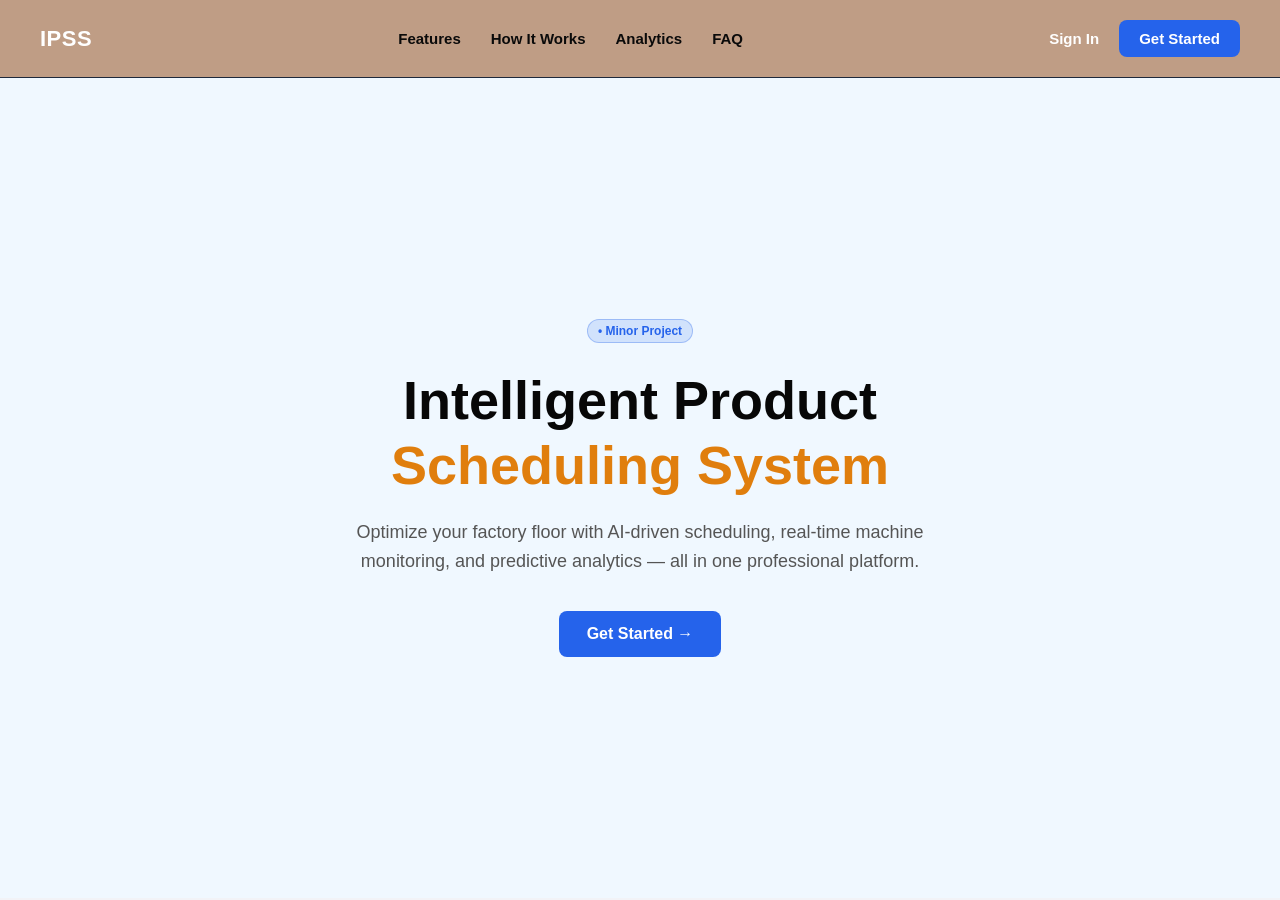
<file: index.html>
<!DOCTYPE html>
<html lang="en">

<head>
    <meta charset="UTF-8">
    <meta name="viewport" content="width=device-width, initial-scale=1.0">
    <meta name="description"
        content="IPSS - Intelligent Product Scheduling System for smart factory floor optimization, real-time machine monitoring, and predictive analytics.">
    <title>IPSS - Intelligent Product Scheduling System</title>
    <link rel="icon" type="image/png" href="images/favicon.png">
    <link rel="stylesheet" href="css/style.css">
</head>

<body>

    <!--Navigation Bar -->
    <header>
        <a href="index.html" class="logo">IPSS</a>

        <nav>
            <a href="#features">Features</a>
            <a href="#how-it-works">How It Works</a>
            <a href="#analytics">Analytics</a>
            <a href="#faq">FAQ</a>
        </nav>

        <div class="header-buttons">
            <a href="login.html" class="btn-signin">Sign In</a>
            <a href="login.html" class="btn-primary">Get Started</a>
        </div>
    </header>

    <!-- Main Hero Section  -->
    <main class="hero-container">
        <div class="badge">• Minor Project </div>

        <h1 class="hero-title">
            Intelligent Product <br>
            <span>Scheduling System</span>
        </h1>

        <p class="hero-description">
            Optimize your factory floor with AI-driven scheduling, real-time machine monitoring, and predictive
            analytics — all in one professional platform.
        </p>

        <a href="login.html" class="btn-primary" style="padding: 14px 28px; font-size: 16px;">
            Get Started &rarr;
        </a>
    </main>

</body>

</html>
</file>
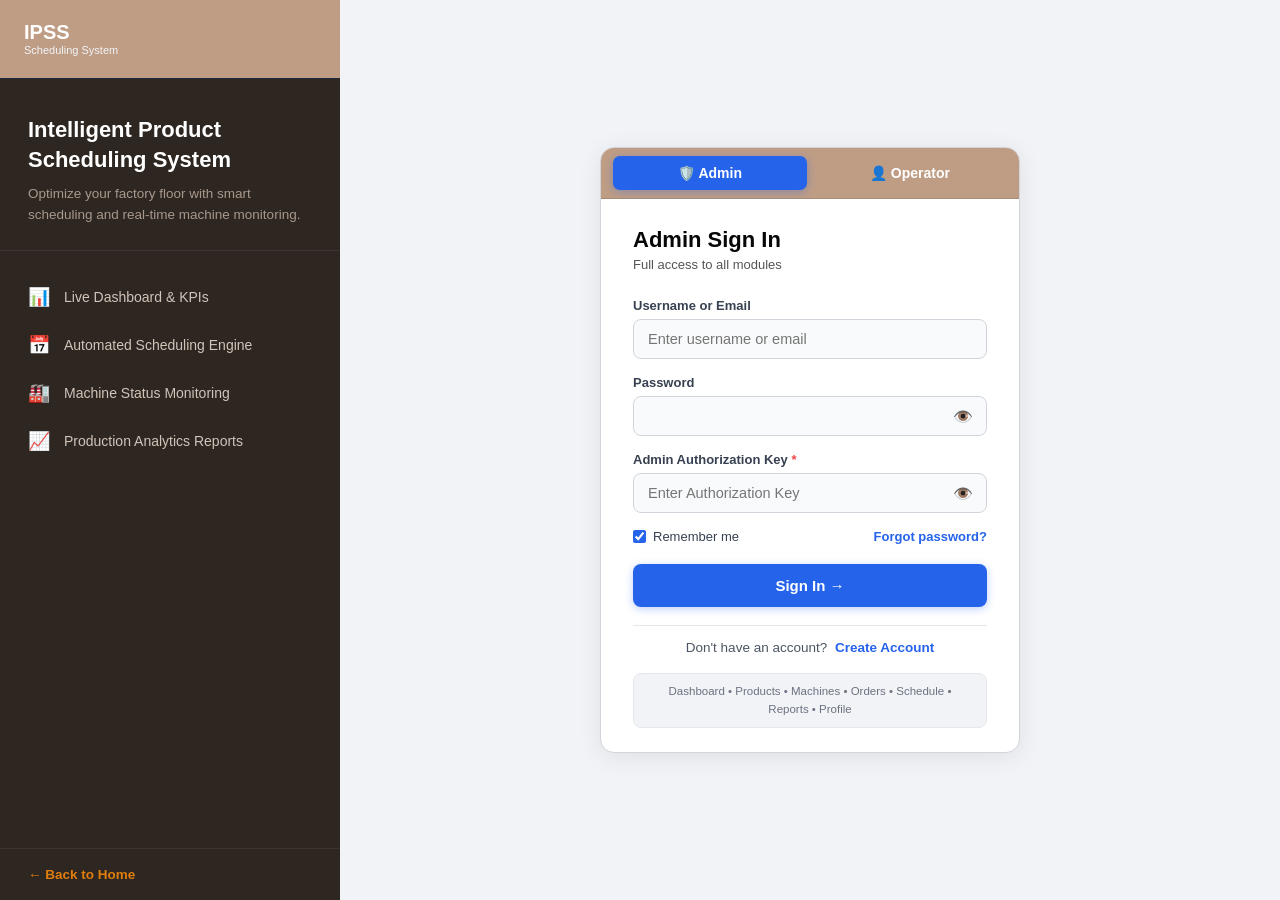
<file: dashboard.html>
<!DOCTYPE html>
<html lang="en">
<head>
    <meta charset="UTF-8">
    <meta name="viewport" content="width=device-width, initial-scale=1.0">
    <title>IPSS - Dashboard</title>
    <link rel="icon" type="image/png" href="images/favicon.png">
    <link rel="stylesheet" href="css/style.css">
</head>
<body>

    <div class="app-container">
        <!-- Sidebar Navigation -->
        <aside class="sidebar">
            <div class="sidebar-header">
                <div>
                    <div class="logo-text">IPSS</div>
                    <span class="logo-sub">Scheduling System</span>
                </div>
            </div>

            <ul class="sidebar-menu">
                <li><a href="dashboard.html" class="active"><span class="icon">📊</span> <span>Dashboard</span></a></li>
                <li><a href="products.html"><span class="icon">📦</span> <span>Products</span></a></li>
                <li><a href="machines.html"><span class="icon">🏭</span> <span>Machines</span></a></li>
                <li><a href="orders.html"><span class="icon">📋</span> <span>Orders</span></a></li>
                <li><a href="schedule.html"><span class="icon">📅</span> <span>Schedule</span></a></li>
                <li><a href="reports.html"><span class="icon">📈</span> <span>Reports</span></a></li>
                <li><a href="profile.html"><span class="icon">👤</span> <span>Profile</span></a></li>
            </ul>

            <div class="sidebar-footer">
                <a href="index.html" onclick="logout()" class="btn-logout"><span class="icon">🚪</span> <span>Logout</span></a>
            </div>
        </aside>

        <!-- Main Content Area -->
        <main class="main-content">
            <!-- Top Header with Hamburger and Admin Profile -->
            <header class="top-header">
                <div class="header-left">
                    <button class="hamburger-btn" onclick="toggleMobileSidebar()">☰</button>
                    <h1 class="page-title">Dashboard Overview</h1>
                </div>

                <div class="header-controls">
                    <button id="themeToggleBtn" onclick="toggleDarkMode()" class="btn-theme-toggle">🌙 Dark Mode</button>

                    <a href="profile.html" class="user-profile" style="text-decoration: none;">
                        <div class="user-avatar">AU</div>
                        <div class="user-info">
                            <div class="user-name">Admin User</div>
                            <div class="user-role">Production Manager</div>
                        </div>
                    </a>
                </div>
            </header>

            <!-- Content Wrapper -->
            <div class="content-wrapper">
                <!-- Notifications & Alert Banner Area -->
                <div id="dashboardNotifications" class="notification-area">
                    <!-- Populated dynamically by script.js -->
                </div>

                <!-- Summary Stats Cards Grid -->
                <div class="stats-grid">
                    <div class="stat-card">
                        <div class="stat-info">
                            <h3>Total Products</h3>
                            <p id="dashTotalProducts">0</p>
                        </div>
                        <div class="stat-icon icon-purple">📦</div>
                    </div>

                    <div class="stat-card">
                        <div class="stat-info">
                            <h3>Total Machines</h3>
                            <p id="dashTotalMachines">0</p>
                        </div>
                        <div class="stat-icon icon-cyan">🏭</div>
                    </div>

                    <div class="stat-card">
                        <div class="stat-info">
                            <h3>Total Orders</h3>
                            <p id="dashTotalOrders">0</p>
                        </div>
                        <div class="stat-icon icon-blue">📋</div>
                    </div>

                    <div class="stat-card">
                        <div class="stat-info">
                            <h3>Pending Orders</h3>
                            <p id="dashPendingOrders">0</p>
                        </div>
                        <div class="stat-icon icon-amber">⏳</div>
                    </div>

                    <div class="stat-card">
                        <div class="stat-info">
                            <h3>Completed Orders</h3>
                            <p id="dashCompletedOrders">0</p>
                        </div>
                        <div class="stat-icon icon-green">✅</div>
                    </div>

                    <div class="stat-card">
                        <div class="stat-info">
                            <h3>Delayed Orders</h3>
                            <p id="dashDelayedOrders">0</p>
                        </div>
                        <div class="stat-icon icon-rose">⚠️</div>
                    </div>
                </div>

                <!-- Production Progress Indicator -->
                <div class="card">
                    <div class="card-header">
                        <h2 class="card-title">Production Progress</h2>
                        <span id="dashProgressVal" style="font-weight: 700; color: var(--primary-color);">0%</span>
                    </div>
                    <div class="progress-bar-container">
                        <div class="progress-track">
                            <div id="dashProgressBarFill" class="progress-fill" style="width: 0%;"></div>
                        </div>
                    </div>
                </div>

                <!-- Grid for Machine Utilization & Upcoming Deadlines -->
                <div style="display: grid; grid-template-columns: repeat(auto-fit, minmax(300px, 1fr)); gap: 20px;">
                    <!-- Machine Utilization Section -->
                    <div class="card">
                        <div class="card-header">
                            <h2 class="card-title">Machine Utilization</h2>
                            <a href="machines.html" class="btn btn-secondary btn-sm">Manage</a>
                        </div>
                        <div class="table-responsive">
                            <table class="custom-table">
                                <thead>
                                    <tr>
                                        <th>Machine</th>
                                        <th>Capacity</th>
                                        <th>Status</th>
                                        <th>Utilization</th>
                                    </tr>
                                </thead>
                                <tbody id="dashMachineStatusBody">
                                    <!-- Populated dynamically -->
                                </tbody>
                            </table>
                        </div>
                    </div>

                    <!-- Upcoming Deadlines Section -->
                    <div class="card">
                        <div class="card-header">
                            <h2 class="card-title">Upcoming Deadlines</h2>
                            <a href="orders.html" class="btn btn-secondary btn-sm">All Orders</a>
                        </div>
                        <div class="table-responsive">
                            <table class="custom-table">
                                <thead>
                                    <tr>
                                        <th>Order ID</th>
                                        <th>Product</th>
                                        <th>Deadline</th>
                                        <th>Status</th>
                                    </tr>
                                </thead>
                                <tbody id="dashUpcomingDeadlinesBody">
                                    <!-- Populated dynamically -->
                                </tbody>
                            </table>
                        </div>
                    </div>
                </div>

                <!-- Recent Activity Feed -->
                <div class="card">
                    <div class="card-header">
                        <h2 class="card-title">Recent Activity</h2>
                    </div>
                    <div id="dashActivityList" class="activity-list">
                        <!-- Populated dynamically -->
                    </div>
                </div>
            </div>
        </main>
    </div>

    <script src="js/script.js"></script>
</body>
</html>
</file>
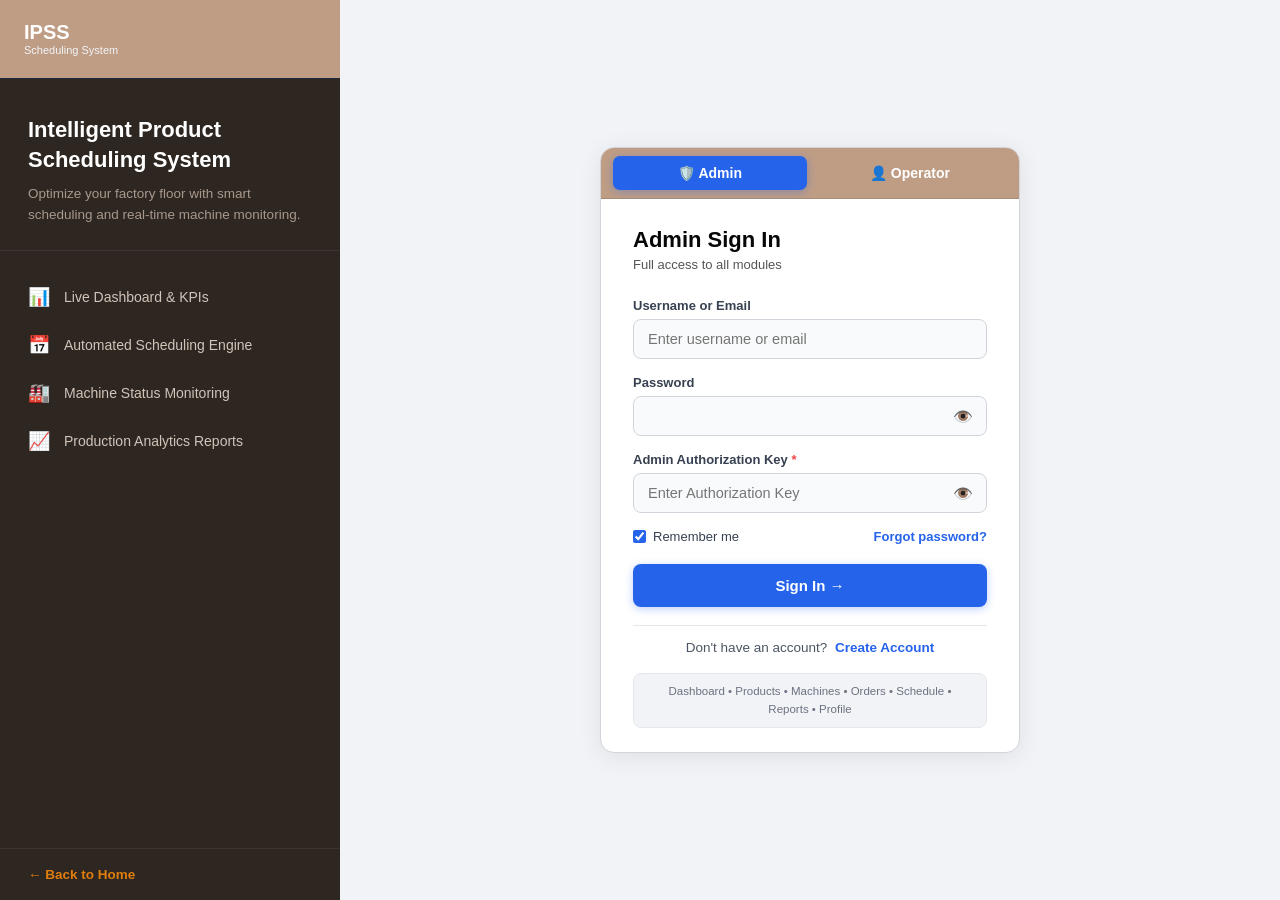
<file: login.html>
<!DOCTYPE html>
<html lang="en">

<head>
    <meta charset="UTF-8">
    <meta name="viewport" content="width=device-width, initial-scale=1.0">
    <title>Sign In - IPSS</title>
    <link rel="icon" type="image/png" href="images/favicon.png">
    <link rel="stylesheet" href="css/style.css">
    <link rel="stylesheet" href="css/login.css">
</head>

<body class="login-body">

    <!-- Split Layout: Left Brand Panel + Right Form Panel -->
    <div class="login-split">

        <!-- LEFT: Brand Sidebar (matches dashboard sidebar exactly) -->
        <aside class="login-brand-panel">
            <div class="brand-logo">
                <div>
                    <div class="brand-name">IPSS</div>
                    <div class="brand-sub">Scheduling System</div>
                </div>
            </div>

            <div class="brand-tagline">
                <h2>Intelligent Product<br>Scheduling System</h2>
                <p>Optimize your factory floor with smart scheduling and real-time machine monitoring.</p>
            </div>

            <div class="brand-features">
                <div class="brand-feature-item">
                    <span class="feat-icon">📊</span>
                    <span>Live Dashboard & KPIs</span>
                </div>
                <div class="brand-feature-item">
                    <span class="feat-icon">📅</span>
                    <span>Automated Scheduling Engine</span>
                </div>
                <div class="brand-feature-item">
                    <span class="feat-icon">🏭</span>
                    <span>Machine Status Monitoring</span>
                </div>
                <div class="brand-feature-item">
                    <span class="feat-icon">📈</span>
                    <span>Production Analytics Reports</span>
                </div>
            </div>

            <a href="index.html" class="brand-back-link">&larr; Back to Home</a>
        </aside>

        <!-- RIGHT: Login Form Panel (matches dashboard header/card style) -->
        <main class="login-form-panel">

            <div class="login-form-box">

                <!-- Role Switcher Tab Bar -->
                <div class="role-switcher-bar">
                    <button type="button" class="role-tab active" id="btnRoleAdmin" onclick="switchLoginRole('admin')">
                        🛡️ Admin
                    </button>
                    <button type="button" class="role-tab" id="btnRoleUser" onclick="switchLoginRole('user')">
                        👤 Operator
                    </button>
                </div>

                <!-- Form Header -->
                <div class="form-box-header">
                    <h1 id="loginTitle">Admin Sign In</h1>
                    <p id="loginSubtitle">Full access to all modules</p>
                </div>

                <!-- Error Banner -->
                <div id="loginErrorMessage" class="login-error" style="display:none;"></div>

                <!-- Login Form -->
                <form id="loginForm">
                    <input type="hidden" id="selectedRole" value="admin">

                    <div class="field-group">
                        <label for="username">Username or Email</label>
                        <input type="text" id="username" class="field-input" placeholder="Enter username or email" value=""
                            autocomplete="username" required>
                    </div>
                    <div class="field-group">
                        <label for="password">Password</label>
                        <div class="password-wrap">
                            <input type="password" id="password" class="field-input" placeholder="" value="" required
                                autocomplete="current-password">
                            <button type="button" class="pwd-toggle" id="pwdToggleBtn"
                                onclick="togglePasswordVisibility()">👁️</button>
                        </div>
                    </div>

                    <div class="field-group" id="adminKeyLoginGroup">
                        <label for="adminAuthKey">Admin Authorization Key <span style="color: #ef4444;">*</span></label>
                        <div class="password-wrap">
                            <input type="password" id="adminAuthKey" class="field-input" placeholder="Enter Authorization Key"
                                autocomplete="off">
                            <button type="button" class="pwd-toggle" id="adminKeyToggleBtn"
                                onclick="toggleAdminKeyVisibility()">👁️</button>
                        </div>
                    </div>

                    <div class="form-meta">
                        <label class="remember-check">
                            <input type="checkbox" id="rememberMe" checked> Remember me
                        </label>
                        <a href="javascript:void(0)" class="forgot-link" onclick="handleForgotPassword(event)">Forgot
                            password?</a>
                    </div>

                    <button type="submit" id="loginSubmitBtn" class="btn-sign-in">
                        Sign In &rarr;
                    </button>

                    <div class="auth-switch-box">
                        Don't have an account? <a href="register.html" class="auth-switch-link"
                            id="linkToRegister">Create Account</a>
                    </div>
                </form>



                <!-- Access summary -->
                <div class="access-badge" id="rolePermissionsHint">
                    <span id="permDetailsText">Dashboard • Products • Machines • Orders • Schedule • Reports •
                        Profile</span>
                </div>

            </div>
        </main>
    </div>

    <script src="js/script.js"></script>
</body>

</html>
</file>
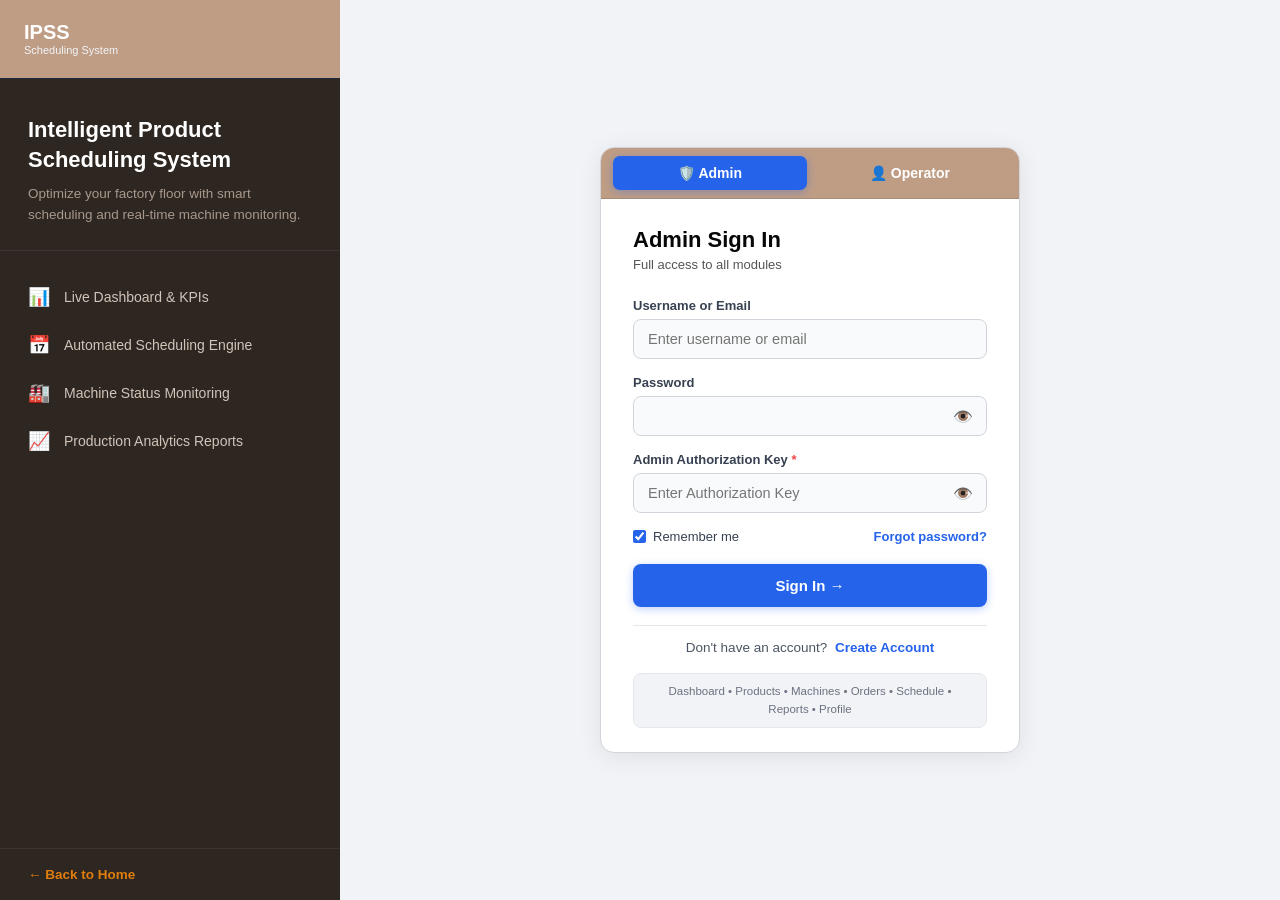
<file: machines.html>
<!DOCTYPE html>
<html lang="en">
<head>
    <meta charset="UTF-8">
    <meta name="viewport" content="width=device-width, initial-scale=1.0">
    <title>IPSS - Machines Management</title>
    <link rel="icon" type="image/png" href="images/favicon.png">
    <link rel="stylesheet" href="css/style.css">
</head>
<body>

    <div class="app-container">
        <!-- Sidebar Navigation -->
        <aside class="sidebar">
            <div class="sidebar-header">
                <div>
                    <div class="logo-text">IPSS</div>
                    <span class="logo-sub">Scheduling System</span>
                </div>
            </div>

            <ul class="sidebar-menu">
                <li><a href="dashboard.html"><span class="icon">📊</span> <span>Dashboard</span></a></li>
                <li><a href="products.html"><span class="icon">📦</span> <span>Products</span></a></li>
                <li><a href="machines.html" class="active"><span class="icon">🏭</span> <span>Machines</span></a></li>
                <li><a href="orders.html"><span class="icon">📋</span> <span>Orders</span></a></li>
                <li><a href="schedule.html"><span class="icon">📅</span> <span>Schedule</span></a></li>
                <li><a href="reports.html"><span class="icon">📈</span> <span>Reports</span></a></li>
                <li><a href="profile.html"><span class="icon">👤</span> <span>Profile</span></a></li>
            </ul>

            <div class="sidebar-footer">
                <a href="index.html" onclick="logout()" class="btn-logout"><span class="icon">🚪</span> <span>Logout</span></a>
            </div>
        </aside>

        <!-- Main Content Area -->
        <main class="main-content">
            <!-- Top Header -->
            <header class="top-header">
                <div class="header-left">
                    <button class="hamburger-btn" onclick="toggleMobileSidebar()">☰</button>
                    <h1 class="page-title">Manage Factory Machines</h1>
                </div>

                <div class="header-controls">
                    <button id="themeToggleBtn" onclick="toggleDarkMode()" class="btn-theme-toggle">🌙 Dark Mode</button>
                    <a href="profile.html" class="user-profile" style="text-decoration: none;">
                        <div class="user-avatar">AU</div>
                        <div class="user-info">
                            <div class="user-name">Admin User</div>
                            <div class="user-role">Production Manager</div>
                        </div>
                    </a>
                </div>
            </header>

            <!-- Content Wrapper -->
            <div class="content-wrapper">
                <!-- Search Control Bar -->
                <div class="filter-bar">
                    <div class="search-box">
                        <span class="search-icon">🔍</span>
                        <input type="text" id="machineSearchInput" placeholder="Search Machines...">
                    </div>
                </div>

                <!-- Add / Edit Machine Form Card -->
                <div class="card">
                    <div class="card-header">
                        <h2 class="card-title" id="machineFormTitle">Add New Machine</h2>
                    </div>

                    <form id="machineForm">
                        <input type="hidden" id="machineId">

                        <div class="form-grid">
                            <div class="form-group">
                                <label for="machineName">Machine Name</label>
                                <input type="text" id="machineName" class="form-control" placeholder="e.g. CNC Lathe M-01" required>
                            </div>

                            <div class="form-group">
                                <label for="machineCapacity">Capacity (units/day)</label>
                                <input type="number" id="machineCapacity" class="form-control" placeholder="e.g. 150" min="1" required>
                            </div>

                            <div class="form-group">
                                <label for="machineStatus">Status</label>
                                <select id="machineStatus" class="form-control" required>
                                    <option value="Available">Available</option>
                                    <option value="Working">Working</option>
                                    <option value="Maintenance">Maintenance</option>
                                </select>
                            </div>

                            <div>
                                <button type="submit" id="machineFormBtn" class="btn btn-primary">Add Machine</button>
                                <button type="button" id="cancelMachineEditBtn" class="btn btn-secondary" style="display: none; margin-left: 5px;">Cancel</button>
                            </div>
                        </div>
                    </form>
                </div>

                <!-- Machines Table Card -->
                <div class="card">
                    <div class="card-header">
                        <h2 class="card-title">Machine List</h2>
                    </div>

                    <div class="table-responsive">
                        <table class="custom-table">
                            <thead>
                                <tr>
                                    <th>ID</th>
                                    <th>Machine</th>
                                    <th>Capacity</th>
                                    <th>Status</th>
                                    <th>Action</th>
                                </tr>
                            </thead>
                            <tbody id="machinesTableBody">
                                <!-- Populated dynamically by script.js -->
                            </tbody>
                        </table>
                    </div>
                </div>
            </div>
        </main>
    </div>

    <script src="js/script.js"></script>
</body>
</html>
</file>
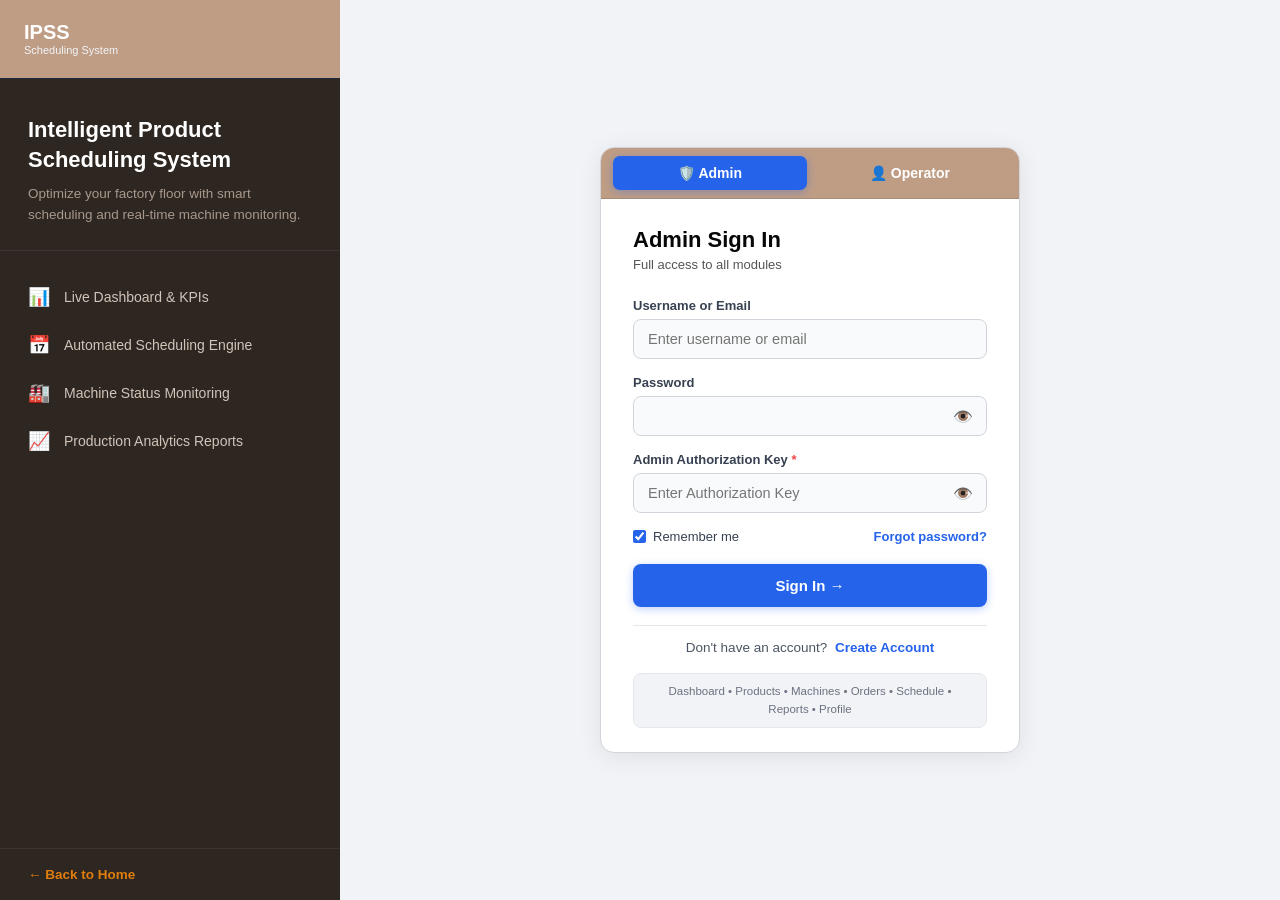
<file: orders.html>
<!DOCTYPE html>
<html lang="en">
<head>
    <meta charset="UTF-8">
    <meta name="viewport" content="width=device-width, initial-scale=1.0">
    <title>IPSS - Production Orders</title>
    <link rel="icon" type="image/png" href="images/favicon.png">
    <link rel="stylesheet" href="css/style.css">
</head>
<body>

    <div class="app-container">
        <!-- Sidebar Navigation -->
        <aside class="sidebar">
            <div class="sidebar-header">
                <div>
                    <div class="logo-text">IPSS</div>
                    <span class="logo-sub">Scheduling System</span>
                </div>
            </div>

            <ul class="sidebar-menu">
                <li><a href="dashboard.html"><span class="icon">📊</span> <span>Dashboard</span></a></li>
                <li><a href="products.html"><span class="icon">📦</span> <span>Products</span></a></li>
                <li><a href="machines.html"><span class="icon">🏭</span> <span>Machines</span></a></li>
                <li><a href="orders.html" class="active"><span class="icon">📋</span> <span>Orders</span></a></li>
                <li><a href="schedule.html"><span class="icon">📅</span> <span>Schedule</span></a></li>
                <li><a href="reports.html"><span class="icon">📈</span> <span>Reports</span></a></li>
                <li><a href="profile.html"><span class="icon">👤</span> <span>Profile</span></a></li>
            </ul>

            <div class="sidebar-footer">
                <a href="index.html" onclick="logout()" class="btn-logout"><span class="icon">🚪</span> <span>Logout</span></a>
            </div>
        </aside>

        <!-- Main Content Area -->
        <main class="main-content">
            <!-- Top Header -->
            <header class="top-header">
                <div class="header-left">
                    <button class="hamburger-btn" onclick="toggleMobileSidebar()">☰</button>
                    <h1 class="page-title">Manage Orders</h1>
                </div>

                <div class="header-controls">
                    <button id="themeToggleBtn" onclick="toggleDarkMode()" class="btn-theme-toggle">🌙 Dark Mode</button>
                    <a href="profile.html" class="user-profile" style="text-decoration: none;">
                        <div class="user-avatar">AU</div>
                        <div class="user-info">
                            <div class="user-name">Admin User</div>
                            <div class="user-role">Production Manager</div>
                        </div>
                    </a>
                </div>
            </header>

            <!-- Content Wrapper -->
            <div class="content-wrapper">
                <!-- Search & Filters Control Bar -->
                <div class="filter-bar">
                    <div class="search-box">
                        <span class="search-icon">🔍</span>
                        <input type="text" id="orderSearchInput" placeholder="Search Orders...">
                    </div>

                    <div class="filter-group">
                        <label for="orderPriorityFilter">Priority:</label>
                        <select id="orderPriorityFilter" class="form-control" style="width: auto; padding: 6px 12px;">
                            <option value="All">All Priorities</option>
                            <option value="High">High</option>
                            <option value="Medium">Medium</option>
                            <option value="Low">Low</option>
                        </select>

                        <label for="orderStatusFilter" style="margin-left: 10px;">Status:</label>
                        <select id="orderStatusFilter" class="form-control" style="width: auto; padding: 6px 12px;">
                            <option value="All">All Statuses</option>
                            <option value="Pending">Pending</option>
                            <option value="Completed">Completed</option>
                            <option value="Delayed">Delayed</option>
                        </select>
                    </div>
                </div>

                <!-- Compact Order Entry & File Upload Card -->
                <div class="card">
                    <div class="card-header" style="display: flex; justify-content: space-between; align-items: center; flex-wrap: wrap; gap: 10px;">
                        <h2 class="card-title" id="orderFormTitle">Create New Order & Live Analysis</h2>
                        <span class="badge badge-info">Live Machine Engine</span>
                    </div>

                    <!-- Single Compact Form -->
                    <form id="orderForm">
                        <input type="hidden" id="orderEditId">

                        <div class="form-grid">
                            <div class="form-group">
                                <label for="orderProductSelect">Product Name</label>
                                <select id="orderProductSelect" class="form-control" required>
                                    <option value="">-- Select Product --</option>
                                </select>
                            </div>

                            <div class="form-group">
                                <label for="orderQuantity">Quantity</label>
                                <input type="number" id="orderQuantity" class="form-control" placeholder="e.g. 50" min="1" required>
                            </div>

                            <div class="form-group">
                                <label for="orderPriority">Priority</label>
                                <select id="orderPriority" class="form-control" required>
                                    <option value="High">🔴 High</option>
                                    <option value="Medium" selected>🟡 Medium</option>
                                    <option value="Low">🔵 Low</option>
                                </select>
                            </div>

                            <div class="form-group">
                                <label for="orderDeadline">Deadline</label>
                                <input type="date" id="orderDeadline" class="form-control" required>
                            </div>

                            <div class="form-group" id="orderStatusGroup" style="display: none;">
                                <label for="orderStatus">Status</label>
                                <select id="orderStatus" class="form-control">
                                    <option value="Pending">🟡 Pending</option>
                                    <option value="In Progress">🔵 In Progress</option>
                                    <option value="Completed">🟢 Completed</option>
                                </select>
                            </div>

                            <input type="hidden" id="orderProcessingTime" value="0.05">

                            <div class="form-group" style="display: flex; align-items: flex-end; gap: 10px;">
                                <button type="submit" id="orderFormBtn" class="btn btn-primary" style="flex: 1; height: 42px;">
                                    ⚡ Add & Analyze
                                </button>
                                <button type="button" id="cancelOrderEditBtn" class="btn btn-secondary" style="display: none; height: 42px;">
                                    Cancel
                                </button>
                            </div>
                        </div>
                    </form>

                    <!-- Compact File Upload Zone Bar -->
                    <div style="margin-top: 15px; padding-top: 15px; border-top: 1px dashed var(--border-color);">
                        <div class="drop-zone-compact" id="csvDropZone" style="display: flex; align-items: center; justify-content: space-between; padding: 12px 18px; border: 2px dashed var(--border-color); border-radius: 10px; background: rgba(37, 99, 235, 0.03); cursor: pointer; flex-wrap: wrap; gap: 10px;">
                            <div style="display: flex; align-items: center; gap: 10px;">
                                <span style="font-size: 22px;">📁</span>
                                <div>
                                    <strong style="font-size: 13px;">Bulk File Upload (.csv, .json, .txt)</strong>
                                    <div style="font-size: 11px; color: var(--text-muted);">Drag & drop any file here or click to browse</div>
                                </div>
                            </div>
                            <button type="button" class="btn btn-secondary btn-sm" style="pointer-events: none;">
                                📤 Upload Any Order File
                            </button>
                            <input type="file" id="csvFileInput" accept="*" class="drop-zone-input" style="display: none;">
                        </div>

                        <!-- Parsed CSV/File Preview Table (Shows when file uploaded) -->
                        <div id="csvPreviewContainer" style="display: none; margin-top: 15px;">
                            <div style="display: flex; justify-content: space-between; align-items: center; margin-bottom: 8px;">
                                <h3 style="font-size: 14px; font-weight: 600;">Uploaded File Preview</h3>
                                <span id="csvValidationSummary" class="badge badge-info">0 Orders</span>
                            </div>

                            <div class="table-responsive" style="max-height: 180px; overflow-y: auto;">
                                <table class="custom-table" style="font-size: 12px;">
                                    <thead>
                                        <tr>
                                            <th>#</th>
                                            <th>Product Name</th>
                                            <th>Qty</th>
                                            <th>Priority</th>
                                            <th>Deadline</th>
                                            <th>Status</th>
                                        </tr>
                                    </thead>
                                    <tbody id="csvPreviewTableBody">
                                    </tbody>
                                </table>
                            </div>

                            <div style="margin-top: 10px; display: flex; justify-content: flex-end; gap: 10px;">
                                <button type="button" class="btn btn-secondary btn-sm" onclick="resetBulkCSV()">Clear File</button>
                                <button type="button" id="analyzeBulkBtn" class="btn btn-primary btn-sm" onclick="analyzeBulkCSVOrders()">
                                    🚀 Analyze & Schedule File Orders
                                </button>
                            </div>
                        </div>
                    </div>
                </div>

                <!-- Orders Table Card -->
                <div class="card">
                    <div class="card-header">
                        <h2 class="card-title">All Production Orders</h2>
                    </div>

                    <div class="table-responsive">
                        <table class="custom-table">
                            <thead>
                                <tr>
                                    <th>Order ID</th>
                                    <th>Product</th>
                                    <th>Quantity</th>
                                    <th>Priority</th>
                                    <th>Deadline</th>
                                    <th>Status</th>
                                    <th>Action</th>
                                </tr>
                            </thead>
                            <tbody id="ordersTableBody">
                                <!-- Populated dynamically by script.js -->
                            </tbody>
                        </table>
                    </div>
                </div>
            </div>
        </main>
    </div>

    <!-- Pre-Schedule Analysis Modal -->
    <div id="analysisModal" class="modal-overlay" style="display: none;">
        <div class="modal-content modal-lg">
            <div class="modal-header">
                <div>
                    <h2 class="modal-title">⚡ Pre-Schedule Live Analysis Report</h2>
                    <p style="font-size: 13px; color: var(--text-muted); margin-top: 2px;">Smart Order-to-Machine Availability & Deadline Risk Simulation</p>
                </div>
                <button class="modal-close-btn" onclick="closeAnalysisModal()">&times;</button>
            </div>

            <div class="modal-body">
                <!-- Summary KPI Cards Grid -->
                <div class="modal-kpi-grid">
                    <div class="kpi-card">
                        <div class="kpi-icon">📦</div>
                        <div>
                            <div class="kpi-label">Orders to Process</div>
                            <div class="kpi-value" id="kpiTotalOrders">0</div>
                        </div>
                    </div>
                    <div class="kpi-card">
                        <div class="kpi-icon">🔢</div>
                        <div>
                            <div class="kpi-label">Total Units</div>
                            <div class="kpi-value" id="kpiTotalUnits">0</div>
                        </div>
                    </div>
                    <div class="kpi-card">
                        <div class="kpi-icon">⏱️</div>
                        <div>
                            <div class="kpi-label">Total Est. Production</div>
                            <div class="kpi-value" id="kpiEstDuration">0 hrs</div>
                        </div>
                    </div>
                    <div class="kpi-card">
                        <div class="kpi-icon">🏭</div>
                        <div>
                            <div class="kpi-label">Available Machines</div>
                            <div class="kpi-value" id="kpiAvailableMachines">0 / 0</div>
                        </div>
                    </div>
                </div>

                <!-- Mock Machine Status Breakdown -->
                <div style="margin-bottom: 20px;">
                    <h3 style="font-size: 15px; font-weight: 700; margin-bottom: 10px;">🏭 Live Machine Status & Workload Allocation</h3>
                    <div id="machineStatusChips" class="machine-status-chips">
                        <!-- Populated by script.js -->
                    </div>
                </div>

                <!-- Smart Allocation & Deadline Risk Table -->
                <div>
                    <h3 style="font-size: 15px; font-weight: 700; margin-bottom: 10px;">📋 Order Allocation & Risk Status</h3>
                    <div class="table-responsive">
                        <table class="custom-table" style="font-size: 13px;">
                            <thead>
                                <tr>
                                    <th>Order ID</th>
                                    <th>Product</th>
                                    <th>Qty</th>
                                    <th>Priority</th>
                                    <th>Assigned Machine</th>
                                    <th>Est. Start Time</th>
                                    <th>Est. End Time</th>
                                    <th>Target Deadline</th>
                                    <th>Risk Status</th>
                                </tr>
                            </thead>
                            <tbody id="analysisTableBody">
                                <!-- Populated dynamically -->
                            </tbody>
                        </table>
                    </div>
                </div>
            </div>

            <div class="modal-footer">
                <button type="button" class="btn btn-secondary" onclick="closeAnalysisModal()">Cancel / Re-edit</button>
                <button type="button" class="btn btn-primary" onclick="confirmAndSaveAnalysisOrders()">
                    ✅ Confirm & Save to Orders List
                </button>
            </div>
        </div>
    </div>

    <!-- Delete Confirmation Modal -->
    <div id="deleteOrderModal" class="modal-overlay" style="display: none;">
        <div class="modal-content" style="max-width: 440px;">
            <div class="modal-header">
                <div>
                    <h2 class="modal-title" style="color: #ef4444; font-size: 17px;">🗑️ Confirm Order Deletion</h2>
                    <p style="font-size: 12px; color: var(--text-muted); margin-top: 2px;">This action removes the record permanently from MySQL</p>
                </div>
                <button class="modal-close-btn" onclick="closeDeleteOrderModal()">&times;</button>
            </div>
            <div class="modal-body" style="padding: 18px 0; font-size: 14px; line-height: 1.5;">
                <p>Are you sure you want to delete order <strong id="deleteOrderCode" style="color: var(--primary-color);"></strong>?</p>
                <p style="font-size: 12px; color: var(--text-muted); margin-top: 6px;">Associated schedules will also be updated in the database.</p>
            </div>
            <div class="modal-footer" style="display: flex; justify-content: flex-end; gap: 10px;">
                <button type="button" class="btn btn-secondary btn-sm" onclick="closeDeleteOrderModal()">Cancel</button>
                <button type="button" id="confirmDeleteBtn" class="btn btn-danger btn-sm" onclick="confirmDeleteOrder()">
                    🗑️ Yes, Delete Order
                </button>
            </div>
        </div>
    </div>

    <script src="js/script.js"></script>
</body>
</html>
</file>
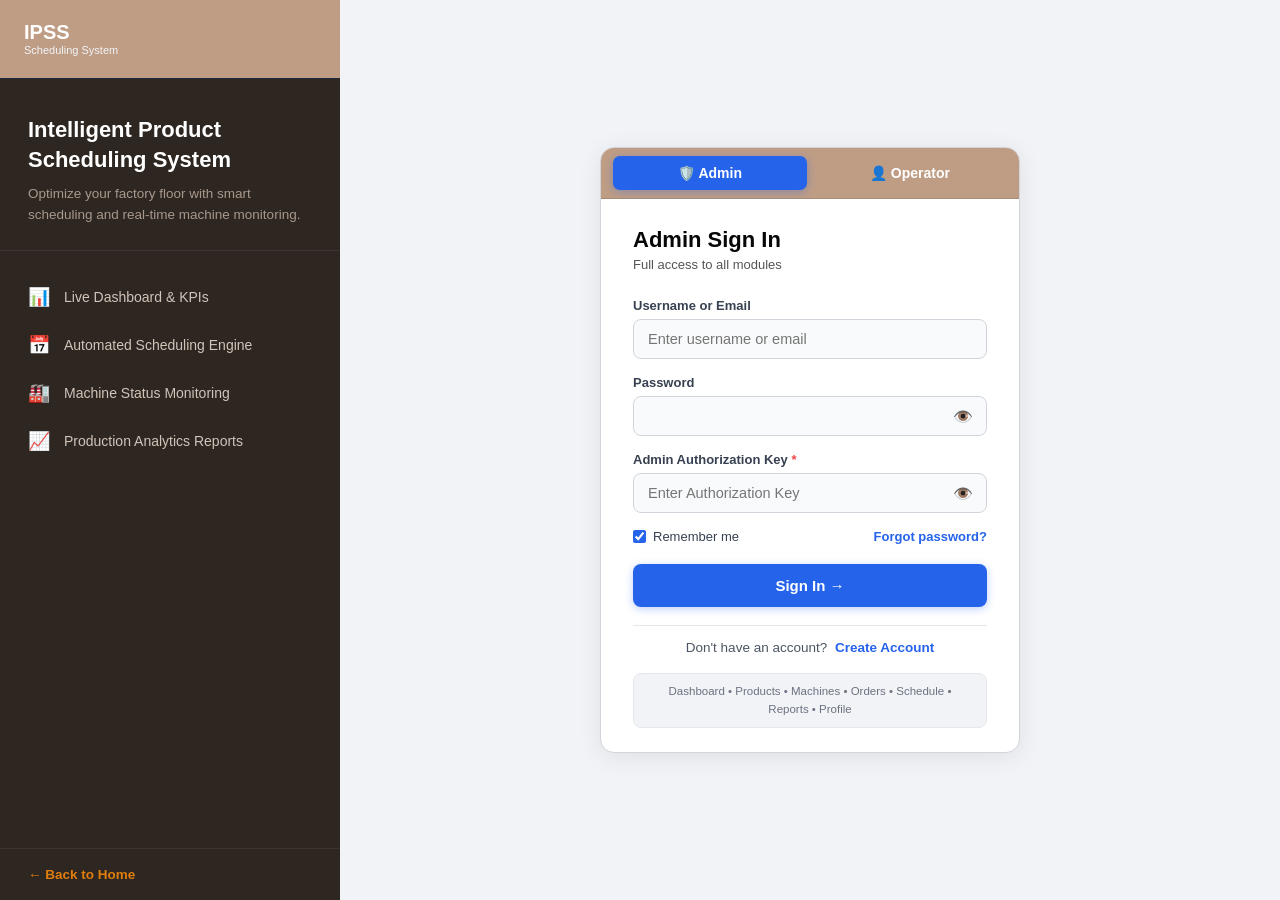
<file: products.html>
<!DOCTYPE html>
<html lang="en">
<head>
    <meta charset="UTF-8">
    <meta name="viewport" content="width=device-width, initial-scale=1.0">
    <title>IPSS - Products Management</title>
    <link rel="icon" type="image/png" href="images/favicon.png">
    <link rel="stylesheet" href="css/style.css">
</head>
<body>

    <div class="app-container">
        <!-- Sidebar Navigation -->
        <aside class="sidebar">
            <div class="sidebar-header">
                <div>
                    <div class="logo-text">IPSS</div>
                    <span class="logo-sub">Scheduling System</span>
                </div>
            </div>

            <ul class="sidebar-menu">
                <li><a href="dashboard.html"><span class="icon">📊</span> <span>Dashboard</span></a></li>
                <li><a href="products.html" class="active"><span class="icon">📦</span> <span>Products</span></a></li>
                <li><a href="machines.html"><span class="icon">🏭</span> <span>Machines</span></a></li>
                <li><a href="orders.html"><span class="icon">📋</span> <span>Orders</span></a></li>
                <li><a href="schedule.html"><span class="icon">📅</span> <span>Schedule</span></a></li>
                <li><a href="reports.html"><span class="icon">📈</span> <span>Reports</span></a></li>
                <li><a href="profile.html"><span class="icon">👤</span> <span>Profile</span></a></li>
            </ul>

            <div class="sidebar-footer">
                <a href="index.html" onclick="logout()" class="btn-logout"><span class="icon">🚪</span> <span>Logout</span></a>
            </div>
        </aside>

        <!-- Main Content Area -->
        <main class="main-content">
            <!-- Top Header -->
            <header class="top-header">
                <div class="header-left">
                    <button class="hamburger-btn" onclick="toggleMobileSidebar()">☰</button>
                    <h1 class="page-title">Manage Products</h1>
                </div>

                <div class="header-controls">
                    <button id="themeToggleBtn" onclick="toggleDarkMode()" class="btn-theme-toggle">🌙 Dark Mode</button>
                    <a href="profile.html" class="user-profile" style="text-decoration: none;">
                        <div class="user-avatar">AU</div>
                        <div class="user-info">
                            <div class="user-name">Admin User</div>
                            <div class="user-role">Production Manager</div>
                        </div>
                    </a>
                </div>
            </header>

            <!-- Content Wrapper -->
            <div class="content-wrapper">
                <!-- Product Analytics KPI Cards -->
                <div class="stats-grid" style="margin-bottom: 20px;">
                    <div class="stat-card">
                        <div class="stat-icon icon-blue">📦</div>
                        <div>
                            <div class="stat-title">Total Master Products</div>
                            <div class="stat-value" id="prdTotalCount">0</div>
                        </div>
                    </div>
                    <div class="stat-card">
                        <div class="stat-icon icon-amber">⏱️</div>
                        <div>
                            <div class="stat-title">Avg. Processing Time</div>
                            <div class="stat-value" id="prdAvgProcTime">0.0 hrs</div>
                        </div>
                    </div>
                    <div class="stat-card">
                        <div class="stat-icon icon-green">📋</div>
                        <div>
                            <div class="stat-title">Active Orders Linked</div>
                            <div class="stat-value" id="prdTotalOrdersLinked">0</div>
                        </div>
                    </div>
                    <div class="stat-card">
                        <div class="stat-icon icon-purple">🔢</div>
                        <div>
                            <div class="stat-title">Total Production Volume</div>
                            <div class="stat-value" id="prdTotalVolume">0 units</div>
                        </div>
                    </div>
                </div>

                <!-- Search Control Bar -->
                <div class="filter-bar">
                    <div class="search-box">
                        <span class="search-icon">🔍</span>
                        <input type="text" id="productSearchInput" placeholder="Search Master Products by name or category...">
                    </div>
                </div>

                <!-- Add / Edit Product Master Form Card (Admin Only) -->
                <div class="card" id="productFormCard">
                    <div class="card-header">
                        <h2 class="card-title" id="productFormTitle">Add New Master Product</h2>
                    </div>

                    <form id="productForm">
                        <input type="hidden" id="productId">

                        <div class="form-grid">
                            <div class="form-group">
                                <label for="productName">Product Name</label>
                                <input type="text" id="productName" class="form-control" placeholder="e.g. PCB Controller Board" required>
                            </div>

                            <div class="form-group">
                                <label for="productCategory">Category</label>
                                <select id="productCategory" class="form-control" required>
                                    <option value="Electronics">Electronics</option>
                                    <option value="Peripherals">Peripherals</option>
                                    <option value="Mechanical">Mechanical</option>
                                    <option value="Control Units">Control Units</option>
                                    <option value="General Assembly">General Assembly</option>
                                </select>
                            </div>

                            <div class="form-group">
                                <label for="processingTime">Processing Time (hrs/unit)</label>
                                <input type="number" id="processingTime" class="form-control" placeholder="e.g. 2.0" step="0.1" min="0.1" required>
                            </div>

                            <div class="form-group">
                                <label for="assignedMachineSelect">Preferred Machine Line</label>
                                <select id="assignedMachineSelect" class="form-control">
                                    <option value="All Machines">All Machines (Flexible)</option>
                                    <option value="M-01">Line M-01 (High Speed)</option>
                                    <option value="M-02">Line M-02 (Precision)</option>
                                    <option value="M-03">Line M-03 (Heavy Duty)</option>
                                    <option value="M-04">Line M-04 (Custom)</option>
                                </select>
                            </div>

                            <div>
                                <button type="submit" id="formSubmitBtn" class="btn btn-primary">Add Product Master</button>
                                <button type="button" id="cancelProductEditBtn" class="btn btn-secondary" style="display: none; margin-left: 8px;">Cancel</button>
                            </div>
                        </div>
                    </form>
                </div>

                <!-- Products Table Card -->
                <div class="card">
                    <div class="card-header">
                        <h2 class="card-title">Product Master Catalog & Analysis</h2>
                    </div>

                    <div class="table-responsive">
                        <table class="custom-table">
                            <thead>
                                <tr>
                                    <th>#</th>
                                    <th>Product Name</th>
                                    <th>Category</th>
                                    <th>Unit Processing Time</th>
                                    <th>Preferred Line</th>
                                    <th>Linked Active Orders</th>
                                    <th>Total Production Volume</th>
                                    <th>Action</th>
                                </tr>
                            </thead>
                            <tbody id="productsTableBody">
                                <!-- Populated dynamically by script.js -->
                            </tbody>
                        </table>
                    </div>
                </div>
            </div>
        </main>
    </div>

    <script src="js/script.js"></script>
</body>
</html>
</file>
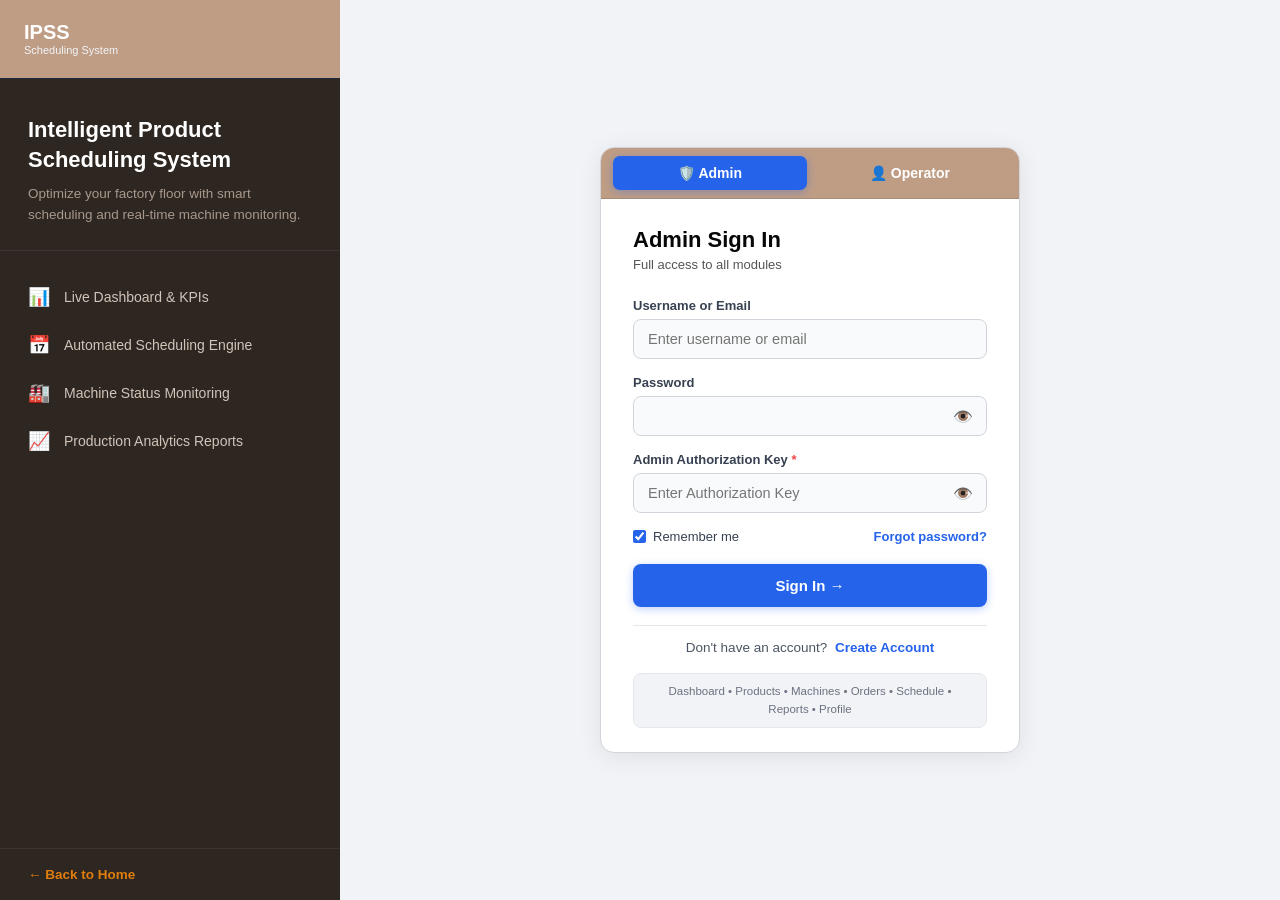
<file: profile.html>
<!doctype html>
<html lang="en">
  <head>
    <meta charset="UTF-8" />
    <meta name="viewport" content="width=device-width, initial-scale=1.0" />
    <title>IPSS - User Profile</title>
    <link rel="icon" type="image/png" href="images/favicon.png">
    <link rel="stylesheet" href="css/style.css" />
  </head>
  <body>
    <div class="app-container">
      <!-- Sidebar Navigation -->
      <aside class="sidebar">
        <div class="sidebar-header">
          <div>
            <div class="logo-text">IPSS</div>
            <span class="logo-sub">Scheduling System</span>
          </div>
        </div>

        <ul class="sidebar-menu">
          <li>
            <a href="dashboard.html"
              ><span class="icon">📊</span> <span>Dashboard</span></a
            >
          </li>
          <li>
            <a href="products.html"
              ><span class="icon">📦</span> <span>Products</span></a
            >
          </li>
          <li>
            <a href="machines.html"
              ><span class="icon">🏭</span> <span>Machines</span></a
            >
          </li>
          <li>
            <a href="orders.html"
              ><span class="icon">📋</span> <span>Orders</span></a
            >
          </li>
          <li>
            <a href="schedule.html"
              ><span class="icon">📅</span> <span>Schedule</span></a
            >
          </li>
          <li>
            <a href="reports.html"
              ><span class="icon">📈</span> <span>Reports</span></a
            >
          </li>
          <li>
            <a href="profile.html" class="active"
              ><span class="icon">👤</span> <span>Profile</span></a
            >
          </li>
        </ul>

        <div class="sidebar-footer">
          <a href="index.html" onclick="logout()" class="btn-logout"
            ><span class="icon">🚪</span> <span>Logout</span></a
          >
        </div>
      </aside>

      <!-- Main Content Area -->
      <main class="main-content">
        <!-- Top Header -->
        <header class="top-header">
          <div class="header-left">
            <button class="hamburger-btn" onclick="toggleMobileSidebar()">
              ☰
            </button>
            <h1 class="page-title">User Profile</h1>
          </div>

          <div class="header-controls">
            <button
              id="themeToggleBtn"
              onclick="toggleDarkMode()"
              class="btn-theme-toggle"
            >
              🌙 Dark Mode
            </button>
            <div class="user-profile">
              <div class="user-avatar" id="headerUserAvatar">AU</div>
              <div class="user-info">
                <div class="user-name" id="headerUserName">Admin User</div>
                <div class="user-role">Production Manager</div>
              </div>
            </div>
          </div>
        </header>

        <!-- Content Wrapper -->
        <div class="content-wrapper">
          <!-- Profile Header Banner Card -->
          <div
            class="card"
            style="
              background: linear-gradient(135deg, #bf9d85 0%, #1e293b 100%);
              color: #ffffff;
              padding: 30px;
            "
          >
            <div
              style="
                display: flex;
                align-items: center;
                gap: 24px;
                flex-wrap: wrap;
              "
            >
              <div
                style="
                  width: 80px;
                  height: 80px;
                  background-color: #2563eb;
                  border-radius: 50%;
                  display: flex;
                  align-items: center;
                  justify-content: center;
                  font-size: 32px;
                  font-weight: bold;
                  border: 3px solid #ffffff;
                "
                id="profileAvatarLarge"
              >
                AU
              </div>
              <div>
                <h2
                  style="
                    font-size: 26px;
                    font-weight: 700;
                    margin-bottom: 4px;
                    color: #ffffff;
                  "
                  id="profileHeaderFullName"
                >
                  Admin User
                </h2>
                <p style="font-size: 14px; opacity: 0.9; margin-bottom: 8px">
                  @<span id="profileHeaderUsername">admin</span> &bull;
                  <span id="profileHeaderRole">Production Manager</span>
                </p>
                <span
                  class="badge badge-success"
                  id="profileHeaderStatusBadge"
                  style="font-size: 12px; padding: 4px 12px"
                  >Active Account</span
                >
              </div>
              <div style="margin-left: auto">
                <button
                  id="btnToggleEditProfile"
                  onclick="toggleEditProfileForm()"
                  class="btn btn-primary"
                  style="background-color: #2563eb; color: #ffffff"
                >
                  ✏️ Edit Profile
                </button>
              </div>
            </div>
          </div>

          <!-- Info Banner Alert -->
          <div
            id="profileAlertMsg"
            class="alert-box alert-success"
            style="display: none; margin-bottom: 20px"
          ></div>

          <!-- Edit Profile Form (Collapsible / Toggleable) -->
          <div id="editProfileCard" class="card" style="display: none">
            <div class="card-header">
              <h2 class="card-title">✏️ Edit Profile Information</h2>
            </div>

            <form id="editProfileForm">
              <!-- Section 1: Personal Information -->
              <h3 style="font-size: 15px; font-weight: 600; color: var(--text-color); margin-bottom: 12px; padding-bottom: 6px; border-bottom: 1px dashed var(--border-color);">
                👤 Personal Information
              </h3>
              <div class="form-grid" style="margin-bottom: 24px;">
                <div class="form-group">
                  <label for="editFullName">Full Name <span style="color: #ef4444;">*</span></label>
                  <input
                    type="text"
                    id="editFullName"
                    class="form-control"
                    placeholder="Enter full name"
                    required
                  />
                </div>

                <div class="form-group">
                  <label for="editUsername">Username (Read-Only)</label>
                  <input
                    type="text"
                    id="editUsername"
                    class="form-control"
                    readonly
                    disabled
                    style="background-color: rgba(0,0,0,0.05); cursor: not-allowed;"
                  />
                </div>

                <div class="form-group">
                  <label for="editEmail">Email Address <span style="color: #ef4444;">*</span></label>
                  <input
                    type="email"
                    id="editEmail"
                    class="form-control"
                    placeholder="name@company.com"
                    required
                  />
                </div>

                <div class="form-group">
                  <label for="editPhone">Phone Number</label>
                  <input
                    type="text"
                    id="editPhone"
                    class="form-control"
                    placeholder="+91 9876543210"
                  />
                </div>

                <div class="form-group">
                  <label for="editDob">Date of Birth</label>
                  <input
                    type="date"
                    id="editDob"
                    class="form-control"
                  />
                </div>

                <div class="form-group">
                  <label for="editGender">Gender</label>
                  <select id="editGender" class="form-control">
                    <option value="Male">Male</option>
                    <option value="Female">Female</option>
                    <option value="Other">Other</option>
                  </select>
                </div>

                <div class="form-group" style="grid-column: 1 / -1;">
                  <label for="editAddress">Address</label>
                  <input
                    type="text"
                    id="editAddress"
                    class="form-control"
                    placeholder="Factory Section / Street Address, City"
                  />
                </div>
              </div>

              <!-- Section 2: Professional Information -->
              <h3 style="font-size: 15px; font-weight: 600; color: var(--text-color); margin-bottom: 12px; padding-bottom: 6px; border-bottom: 1px dashed var(--border-color);">
                ⚙️ Professional Information
              </h3>
              <div class="form-grid" style="margin-bottom: 24px;">
                <div class="form-group">
                  <label for="editEmpId">Employee ID</label>
                  <input
                    type="text"
                    id="editEmpId"
                    class="form-control"
                    placeholder="e.g. IPSS-ADM-01"
                  />
                </div>

                <div class="form-group">
                  <label for="editDepartment">Department</label>
                  <input
                    type="text"
                    id="editDepartment"
                    class="form-control"
                    placeholder="e.g. Production & Plant Management"
                  />
                </div>

                <div class="form-group">
                  <label for="editDesignation">Designation</label>
                  <input
                    type="text"
                    id="editDesignation"
                    class="form-control"
                    placeholder="e.g. Production Manager"
                  />
                </div>

                <div class="form-group">
                  <label for="editJoiningDate">Joining Date</label>
                  <input
                    type="date"
                    id="editJoiningDate"
                    class="form-control"
                  />
                </div>

                <div class="form-group" style="grid-column: 1 / -1;">
                  <label for="editWorkLocation">Work Location</label>
                  <input
                    type="text"
                    id="editWorkLocation"
                    class="form-control"
                    placeholder="e.g. Industrial Area Unit 1, Floor 2"
                  />
                </div>
              </div>

              <!-- Section 3: Account Information (Protected / Read-Only) -->
              <h3 style="font-size: 15px; font-weight: 600; color: var(--text-color); margin-bottom: 12px; padding-bottom: 6px; border-bottom: 1px dashed var(--border-color);">
                🔐 Account Information (System Controlled)
              </h3>
              <div class="form-grid" style="margin-bottom: 24px;">
                <div class="form-group">
                  <label for="editAccountStatus">Account Status</label>
                  <input
                    type="text"
                    id="editAccountStatus"
                    class="form-control"
                    readonly
                    disabled
                    value="Active"
                    style="background-color: rgba(0,0,0,0.05); cursor: not-allowed;"
                  />
                </div>

                <div class="form-group">
                  <label for="editRole">Account Type / Role</label>
                  <input
                    type="text"
                    id="editRole"
                    class="form-control"
                    readonly
                    disabled
                    value="OPERATOR"
                    style="background-color: rgba(0,0,0,0.05); cursor: not-allowed;"
                  />
                </div>
              </div>

              <div style="margin-top: 15px; display: flex; gap: 12px;">
                <button type="submit" id="btnSaveProfile" class="btn btn-success">
                  💾 Save Changes
                </button>
                <button
                  type="button"
                  onclick="toggleEditProfileForm()"
                  class="btn btn-secondary"
                >
                  Cancel
                </button>
              </div>
            </form>
          </div>

          <!-- Grid for Personal, Professional & Account Info -->
          <div
            style="
              display: grid;
              grid-template-columns: repeat(auto-fit, minmax(300px, 1fr));
              gap: 20px;
            "
          >
            <!-- Personal Information Card -->
            <div class="card">
              <div class="card-header">
                <h2 class="card-title">👤 Personal Information</h2>
              </div>
              <div
                style="
                  display: flex;
                  flex-direction: column;
                  gap: 14px;
                  font-size: 14px;
                "
              >
                <div>
                  <span
                    style="
                      color: var(--text-muted);
                      font-size: 12px;
                      text-transform: uppercase;
                      font-weight: 600;
                      display: block;
                    "
                    >Full Name</span
                  >
                  <strong id="infoFullName">Admin User</strong>
                </div>
                <div>
                  <span
                    style="
                      color: var(--text-muted);
                      font-size: 12px;
                      text-transform: uppercase;
                      font-weight: 600;
                      display: block;
                    "
                    >Username</span
                  >
                  <strong id="infoUsername">admin</strong>
                </div>
                <div>
                  <span
                    style="
                      color: var(--text-muted);
                      font-size: 12px;
                      text-transform: uppercase;
                      font-weight: 600;
                      display: block;
                    "
                    >Email</span
                  >
                  <strong id="infoEmail">admin@ipss.com</strong>
                </div>
                <div>
                  <span
                    style="
                      color: var(--text-muted);
                      font-size: 12px;
                      text-transform: uppercase;
                      font-weight: 600;
                      display: block;
                    "
                    >Phone Number</span
                  >
                  <strong id="infoPhone">+91 **********</strong>
                </div>
                <div>
                  <span
                    style="
                      color: var(--text-muted);
                      font-size: 12px;
                      text-transform: uppercase;
                      font-weight: 600;
                      display: block;
                    "
                    >Date of Birth</span
                  >
                  <strong id="infoDob">12-06-2006</strong>
                </div>
                <div>
                  <span
                    style="
                      color: var(--text-muted);
                      font-size: 12px;
                      text-transform: uppercase;
                      font-weight: 600;
                      display: block;
                    "
                    >Gender</span
                  >
                  <strong id="infoGender">Male</strong>
                </div>
                <div>
                  <span
                    style="
                      color: var(--text-muted);
                      font-size: 12px;
                      text-transform: uppercase;
                      font-weight: 600;
                      display: block;
                    "
                    >Address</span
                  >
                  <strong id="infoAddress">Lucknow</strong>
                </div>
              </div>
            </div>

            <!-- Professional Information Card -->
            <div class="card">
              <div class="card-header">
                <h2 class="card-title">⚙️ Professional Information</h2>
              </div>
              <div
                style="
                  display: flex;
                  flex-direction: column;
                  gap: 14px;
                  font-size: 14px;
                "
              >
                <div>
                  <span
                    style="
                      color: var(--text-muted);
                      font-size: 12px;
                      text-transform: uppercase;
                      font-weight: 600;
                      display: block;
                    "
                    >Employee ID</span
                  >
                  <strong id="infoEmpId">IPSS-001</strong>
                </div>
                <div>
                  <span
                    style="
                      color: var(--text-muted);
                      font-size: 12px;
                      text-transform: uppercase;
                      font-weight: 600;
                      display: block;
                    "
                    >Department</span
                  >
                  <strong id="infoDepartment">Production & Planning</strong>
                </div>
                <div>
                  <span
                    style="
                      color: var(--text-muted);
                      font-size: 12px;
                      text-transform: uppercase;
                      font-weight: 600;
                      display: block;
                    "
                    >Designation</span
                  >
                  <strong id="infoDesignation">Production Manager</strong>
                </div>
                <div>
                  <span
                    style="
                      color: var(--text-muted);
                      font-size: 12px;
                      text-transform: uppercase;
                      font-weight: 600;
                      display: block;
                    "
                    >Joining Date</span
                  >
                  <strong id="infoJoiningDate">2022-01-10</strong>
                </div>
                <div>
                  <span
                    style="
                      color: var(--text-muted);
                      font-size: 12px;
                      text-transform: uppercase;
                      font-weight: 600;
                      display: block;
                    "
                    >Work Location</span
                  >
                  <strong id="infoWorkLocation">Facility #1, Sector B</strong>
                </div>
              </div>
            </div>

            <!-- Account Information Card -->
            <div class="card">
              <div class="card-header">
                <h2 class="card-title">🔐 Account Information</h2>
              </div>
              <div
                style="
                  display: flex;
                  flex-direction: column;
                  gap: 14px;
                  font-size: 14px;
                "
              >
                <div>
                  <span
                    style="
                      color: var(--text-muted);
                      font-size: 12px;
                      text-transform: uppercase;
                      font-weight: 600;
                      display: block;
                    "
                    >Account Status</span
                  >
                  <span class="badge badge-success" id="infoAccountStatus">Active</span>
                </div>
                <div>
                  <span
                    style="
                      color: var(--text-muted);
                      font-size: 12px;
                      text-transform: uppercase;
                      font-weight: 600;
                      display: block;
                    "
                    >Account Created</span
                  >
                  <strong id="infoAccountCreated">2022-01-10</strong>
                </div>
                <div>
                  <span
                    style="
                      color: var(--text-muted);
                      font-size: 12px;
                      text-transform: uppercase;
                      font-weight: 600;
                      display: block;
                    "
                    >Last Login</span
                  >
                  <strong id="infoLastLogin">Today (Active Session)</strong>
                </div>
                <div>
                  <span
                    style="
                      color: var(--text-muted);
                      font-size: 12px;
                      text-transform: uppercase;
                      font-weight: 600;
                      display: block;
                    "
                    >Account Type</span
                  >
                  <span class="badge badge-info" id="infoAccountType">Administrator</span>
                </div>
              </div>
            </div>
          </div>


        </div>
      </main>
    </div>

    <script src="js/script.js"></script>
  </body>
</html>
</file>
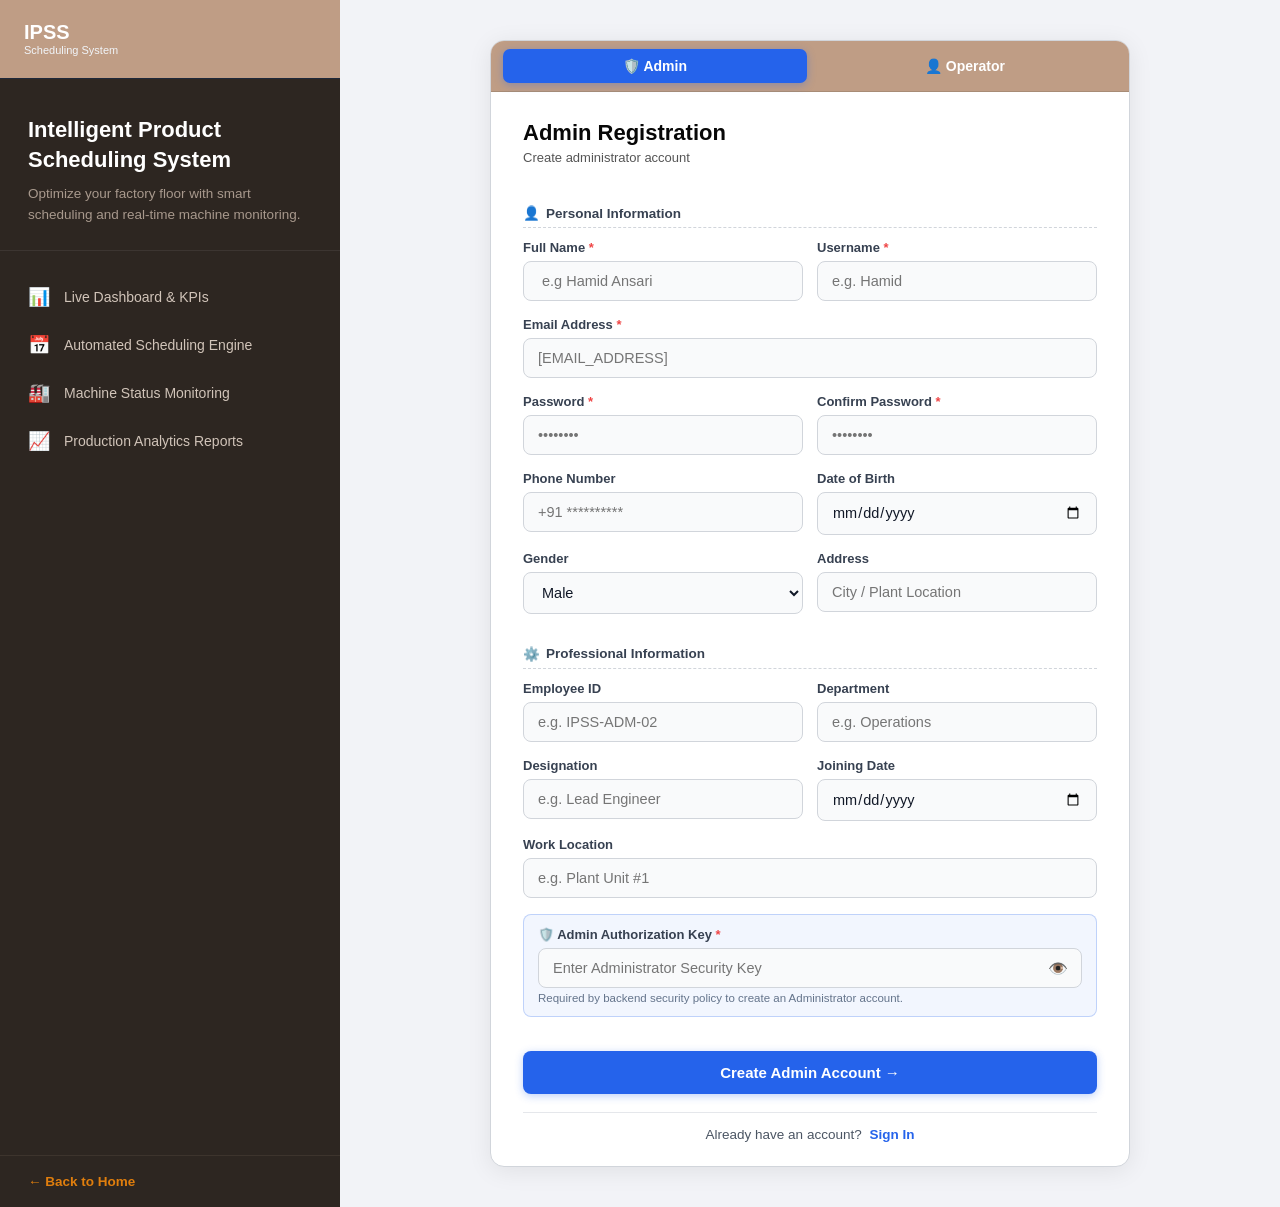
<file: register.html>
<!DOCTYPE html>
<html lang="en">

<head>
    <meta charset="UTF-8">
    <meta name="viewport" content="width=device-width, initial-scale=1.0">
    <title>Register - IPSS</title>
    <link rel="icon" type="image/png" href="images/favicon.png">
    <link rel="stylesheet" href="css/style.css">
    <link rel="stylesheet" href="css/register.css">
</head>

<body class="login-body">

    <!-- Split Layout: Left Brand Panel + Right Form Panel -->
    <div class="login-split">

        <!-- LEFT: Brand Sidebar (matches dashboard sidebar exactly) -->
        <aside class="login-brand-panel">
            <div class="brand-logo">
                <div>
                    <div class="brand-name">IPSS</div>
                    <div class="brand-sub">Scheduling System</div>
                </div>
            </div>

            <div class="brand-tagline">
                <h2>Intelligent Product<br>Scheduling System</h2>
                <p>Optimize your factory floor with smart scheduling and real-time machine monitoring.</p>
            </div>

            <div class="brand-features">
                <div class="brand-feature-item">
                    <span class="feat-icon">📊</span>
                    <span>Live Dashboard & KPIs</span>
                </div>
                <div class="brand-feature-item">
                    <span class="feat-icon">📅</span>
                    <span>Automated Scheduling Engine</span>
                </div>
                <div class="brand-feature-item">
                    <span class="feat-icon">🏭</span>
                    <span>Machine Status Monitoring</span>
                </div>
                <div class="brand-feature-item">
                    <span class="feat-icon">📈</span>
                    <span>Production Analytics Reports</span>
                </div>
            </div>

            <a href="index.html" class="brand-back-link">&larr; Back to Home</a>
        </aside>

        <!-- RIGHT: Registration Form Panel -->
        <main class="login-form-panel">

            <div class="login-form-box register-form-box">

                <!-- Role Switcher Tab Bar -->
                <div class="role-switcher-bar">
                    <button type="button" class="role-tab active" id="btnRegisterAdmin"
                        onclick="switchRegisterRole('admin')">
                        🛡️ Admin
                    </button>
                    <button type="button" class="role-tab" id="btnRegisterUser" onclick="switchRegisterRole('user')">
                        👤 Operator
                    </button>
                </div>

                <!-- Form Header -->
                <div class="form-box-header">
                    <h1 id="registerTitle">Admin Registration</h1>
                    <p id="registerSubtitle">Create administrator account</p>
                </div>

                <!-- Status Banners -->
                <div id="registerErrorMessage" class="login-error"></div>
                <div id="registerSuccessMessage" class="register-success"></div>

                <!-- Registration Form -->
                <form id="registerForm">
                    <input type="hidden" id="registerSelectedRole" value="ADMIN">

                    <!-- Section 1: Personal Information -->
                    <div class="reg-section-title">
                        <span>👤</span> Personal Information
                    </div>

                    <div class="form-row-2">
                        <div class="field-group">
                            <label for="regFullName">Full Name <span class="required-star">*</span></label>
                            <input type="text" id="regFullName" class="field-input" placeholder=" e.g Hamid Ansari"
                                required autocomplete="name">
                        </div>

                        <div class="field-group">
                            <label for="regUsername">Username <span class="required-star">*</span></label>
                            <input type="text" id="regUsername" class="field-input" placeholder="e.g. Hamid" required
                                autocomplete="username">
                        </div>
                    </div>

                    <div class="field-group">
                        <label for="regEmail">Email Address <span class="required-star">*</span></label>
                        <input type="email" id="regEmail" class="field-input" placeholder="[EMAIL_ADDRESS]" required
                            autocomplete="email">
                    </div>

                    <div class="form-row-2">
                        <div class="field-group">
                            <label for="regPassword">Password <span class="required-star">*</span></label>
                            <input type="password" id="regPassword" class="field-input" placeholder="••••••••" required
                                autocomplete="new-password">
                        </div>

                        <div class="field-group">
                            <label for="regConfirmPassword">Confirm Password <span class="required-star">*</span></label>
                            <input type="password" id="regConfirmPassword" class="field-input" placeholder="••••••••"
                                required autocomplete="new-password">
                        </div>
                    </div>

                    <div class="form-row-2">
                        <div class="field-group">
                            <label for="regPhone">Phone Number</label>
                            <input type="text" id="regPhone" class="field-input" placeholder="+91 **********"
                                autocomplete="tel">
                        </div>

                        <div class="field-group">
                            <label for="regDob">Date of Birth</label>
                            <input type="date" id="regDob" class="field-input">
                        </div>
                    </div>

                    <div class="form-row-2">
                        <div class="field-group">
                            <label for="regGender">Gender</label>
                            <select id="regGender" class="field-input">
                                <option value="Male">Male</option>
                                <option value="Female">Female</option>
                                <option value="Other">Other</option>
                            </select>
                        </div>

                        <div class="field-group">
                            <label for="regAddress">Address</label>
                            <input type="text" id="regAddress" class="field-input" placeholder="City / Plant Location">
                        </div>
                    </div>

                    <!-- Section 2: Professional Information -->
                    <div class="reg-section-title">
                        <span>⚙️</span> Professional Information
                    </div>

                    <div class="form-row-2">
                        <div class="field-group">
                            <label for="regEmpId">Employee ID</label>
                            <input type="text" id="regEmpId" class="field-input" placeholder="e.g. IPSS-ADM-02">
                        </div>

                        <div class="field-group">
                            <label for="regDepartment">Department</label>
                            <input type="text" id="regDepartment" class="field-input" placeholder="e.g. Operations">
                        </div>
                    </div>

                    <div class="form-row-2">
                        <div class="field-group">
                            <label for="regDesignation">Designation</label>
                            <input type="text" id="regDesignation" class="field-input" placeholder="e.g. Lead Engineer">
                        </div>

                        <div class="field-group">
                            <label for="regJoiningDate">Joining Date</label>
                            <input type="date" id="regJoiningDate" class="field-input">
                        </div>
                    </div>

                    <div class="field-group">
                        <label for="regWorkLocation">Work Location</label>
                        <input type="text" id="regWorkLocation" class="field-input" placeholder="e.g. Plant Unit #1">
                    </div>

                    <!-- Section 3: Admin Authorization Key (Conditional) -->
                    <div id="adminKeyGroup" class="field-group admin-key-group">
                        <label for="adminSecretKey" class="admin-key-label">
                            🛡️ Admin Authorization Key <span class="required-star">*</span>
                        </label>
                        <div class="password-wrap">
                            <input type="password" id="adminSecretKey" class="field-input"
                                placeholder="Enter Administrator Security Key" autocomplete="off">
                            <button type="button" class="pwd-toggle" id="regAdminKeyToggleBtn"
                                onclick="toggleRegAdminKeyVisibility()">👁️</button>
                        </div>
                        <span class="admin-key-hint">
                            Required by backend security policy to create an Administrator account.
                        </span>
                    </div>

                    <button type="submit" id="registerSubmitBtn" class="btn-sign-in btn-register-submit">
                        Create Admin Account &rarr;
                    </button>

                    <div class="auth-switch-box">
                        Already have an account? <a href="login.html" class="auth-switch-link">Sign In</a>
                    </div>
                </form>

            </div>
        </main>
    </div>

    <script src="js/script.js"></script>
</body>

</html>
</file>
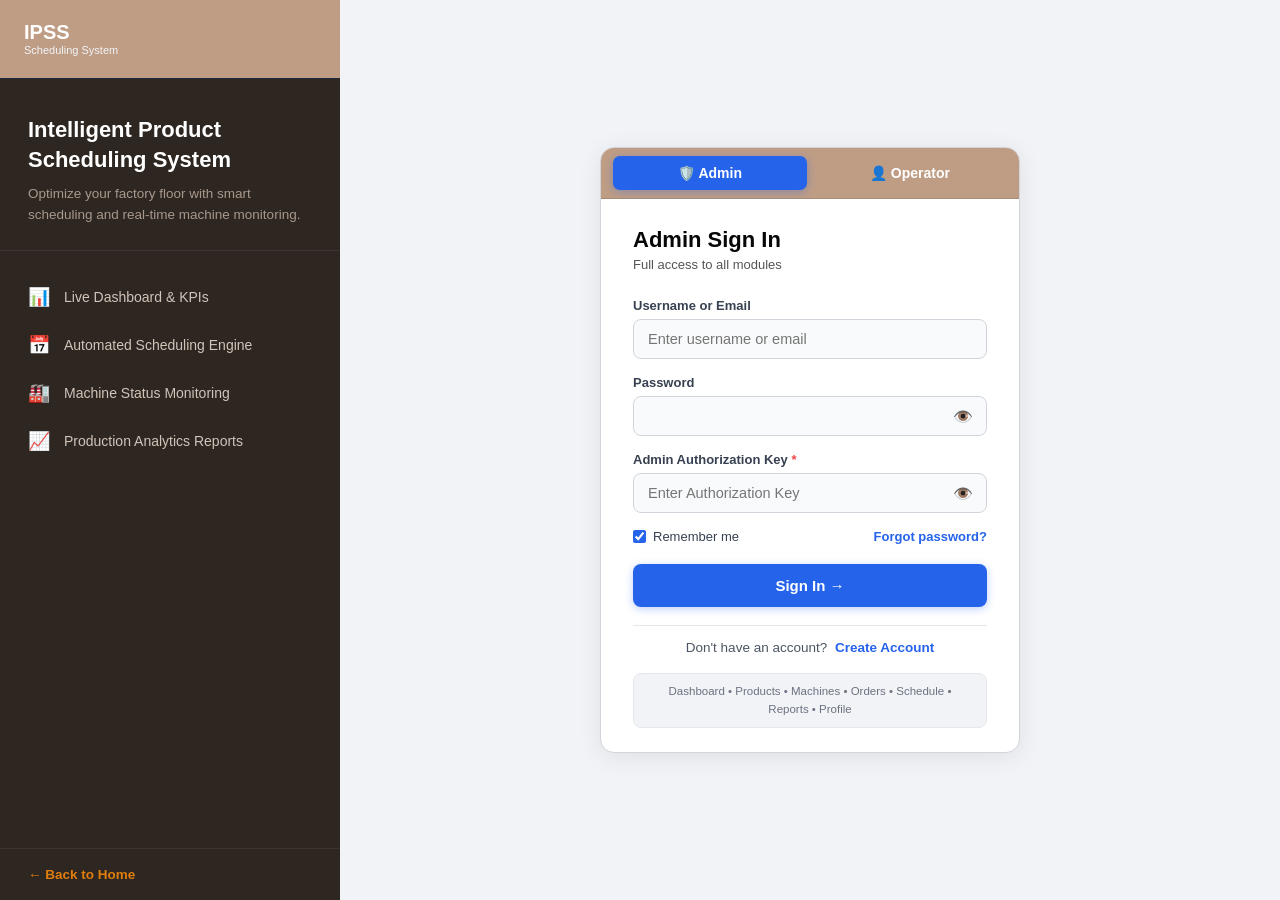
<file: reports.html>
<!DOCTYPE html>
<html lang="en">
<head>
    <meta charset="UTF-8">
    <meta name="viewport" content="width=device-width, initial-scale=1.0">
    <title>IPSS - Production Reports</title>
    <link rel="icon" type="image/png" href="images/favicon.png">
    <link rel="stylesheet" href="css/style.css">
    <link rel="stylesheet" href="css/reports.css">
</head>
<body>

    <div class="app-container">
        <!-- Sidebar Navigation -->
        <aside class="sidebar">
            <div class="sidebar-header">
                <div>
                    <div class="logo-text">IPSS</div>
                    <span class="logo-sub">Scheduling System</span>
                </div>
            </div>

            <ul class="sidebar-menu">
                <li><a href="dashboard.html"><span class="icon">📊</span> <span>Dashboard</span></a></li>
                <li><a href="products.html"><span class="icon">📦</span> <span>Products</span></a></li>
                <li><a href="machines.html"><span class="icon">🏭</span> <span>Machines</span></a></li>
                <li><a href="orders.html"><span class="icon">📋</span> <span>Orders</span></a></li>
                <li><a href="schedule.html"><span class="icon">📅</span> <span>Schedule</span></a></li>
                <li><a href="reports.html" class="active"><span class="icon">📈</span> <span>Reports</span></a></li>
                <li><a href="profile.html"><span class="icon">👤</span> <span>Profile</span></a></li>
            </ul>

            <div class="sidebar-footer">
                <a href="index.html" onclick="logout()" class="btn-logout"><span class="icon">🚪</span> <span>Logout</span></a>
            </div>
        </aside>

        <!-- Main Content Area -->
        <main class="main-content">
            <!-- Top Header -->
            <header class="top-header">
                <div class="header-left">
                    <button class="hamburger-btn" onclick="toggleMobileSidebar()">☰</button>
                    <h1 class="page-title">Production Reports</h1>
                </div>

                <div class="header-controls">
                    <button id="themeToggleBtn" onclick="toggleDarkMode()" class="btn-theme-toggle">🌙 Dark Mode</button>
                    <a href="profile.html" class="user-profile user-profile-link">
                        <div class="user-avatar">AU</div>
                        <div class="user-info">
                            <div class="user-name">Admin User</div>
                            <div class="user-role">Production Manager</div>
                        </div>
                    </a>
                </div>
            </header>

            <!-- Content Wrapper -->
            <div class="content-wrapper">
                <!-- Summary Metrics Cards Grid -->
                <div class="stats-grid">
                    <div class="stat-card">
                        <div class="stat-info">
                            <h3>Total Orders</h3>
                            <p id="rptTotalOrders">0</p>
                        </div>
                        <div class="stat-icon icon-blue">📋</div>
                    </div>

                    <div class="stat-card">
                        <div class="stat-info">
                            <h3>Completed Orders</h3>
                            <p id="rptCompletedOrders">0</p>
                        </div>
                        <div class="stat-icon icon-green">✅</div>
                    </div>

                    <div class="stat-card">
                        <div class="stat-info">
                            <h3>Pending Orders</h3>
                            <p id="rptPendingOrders">0</p>
                        </div>
                        <div class="stat-icon icon-amber">⏳</div>
                    </div>

                    <div class="stat-card">
                        <div class="stat-info">
                            <h3>Delayed Orders</h3>
                            <p id="rptDelayedOrders">0</p>
                        </div>
                        <div class="stat-icon icon-rose">⚠️</div>
                    </div>

                    <div class="stat-card">
                        <div class="stat-info">
                            <h3>Total Machines</h3>
                            <p id="rptTotalMachines">0</p>
                        </div>
                        <div class="stat-icon icon-purple">🏭</div>
                    </div>

                    <div class="stat-card">
                        <div class="stat-info">
                            <h3>Available Machines</h3>
                            <p id="rptAvailableMachines">0</p>
                        </div>
                        <div class="stat-icon icon-cyan">⚡</div>
                    </div>

                    <div class="stat-card">
                        <div class="stat-info">
                            <h3>Machine Utilization</h3>
                            <p id="rptMachineUtilization">0%</p>
                        </div>
                        <div class="stat-icon icon-rose">📊</div>
                    </div>
                </div>

                <!-- Visual Representations Grid -->
                <div class="reports-visual-grid">
                    <!-- Order Status Visual Representation (CSS Bars) -->
                    <div class="card">
                        <div class="card-header">
                            <h2 class="card-title">Order Status Distribution</h2>
                        </div>

                        <div class="order-status-list">
                            <div>
                                <div class="progress-label">
                                    <span>Completed Orders</span>
                                    <span id="barCompletedTxt">0%</span>
                                </div>
                                <div class="progress-track">
                                    <div id="barCompleted" class="progress-fill bar-completed"></div>
                                </div>
                            </div>

                            <div>
                                <div class="progress-label">
                                    <span>Pending Orders</span>
                                    <span id="barPendingTxt">0%</span>
                                </div>
                                <div class="progress-track">
                                    <div id="barPending" class="progress-fill bar-pending"></div>
                                </div>
                            </div>

                            <div>
                                <div class="progress-label">
                                    <span>Delayed Orders</span>
                                    <span id="barDelayedTxt">0%</span>
                                </div>
                                <div class="progress-track">
                                    <div id="barDelayed" class="progress-fill bar-delayed"></div>
                                </div>
                            </div>
                        </div>
                    </div>

                    <!-- Machine Usage Breakdown -->
                    <div class="card">
                        <div class="card-header">
                            <h2 class="card-title">Machine Usage Breakdown</h2>
                        </div>

                        <div id="rptMachineUsageBars">
                            <!-- Populated dynamically by script.js -->
                        </div>
                    </div>
                </div>

                <!-- Performance Table -->
                <div class="card">
                    <div class="card-header">
                        <h2 class="card-title">Production Summary</h2>
                    </div>

                    <div class="table-responsive">
                        <table class="custom-table">
                            <thead>
                                <tr>
                                    <th>Performance Indicator</th>
                                    <th>Value</th>
                                    <th>Status</th>
                                </tr>
                            </thead>
                            <tbody>
                                <tr>
                                    <td><strong>Order Completion Rate</strong></td>
                                    <td id="completionRateVal">0%</td>
                                    <td><span class="badge badge-success">Good</span></td>
                                </tr>
                                <tr>
                                    <td><strong>Machine Operational Efficiency</strong></td>
                                    <td>88%</td>
                                    <td><span class="badge badge-success">Optimal</span></td>
                                </tr>
                                <tr>
                                    <td><strong>Average Scheduling Delay</strong></td>
                                    <td>0.5 Days</td>
                                    <td><span class="badge badge-info">Normal</span></td>
                                </tr>
                            </tbody>
                        </table>
                    </div>
                </div>
            </div>
        </main>
    </div>

    <script src="js/script.js"></script>
</body>
</html>
</file>
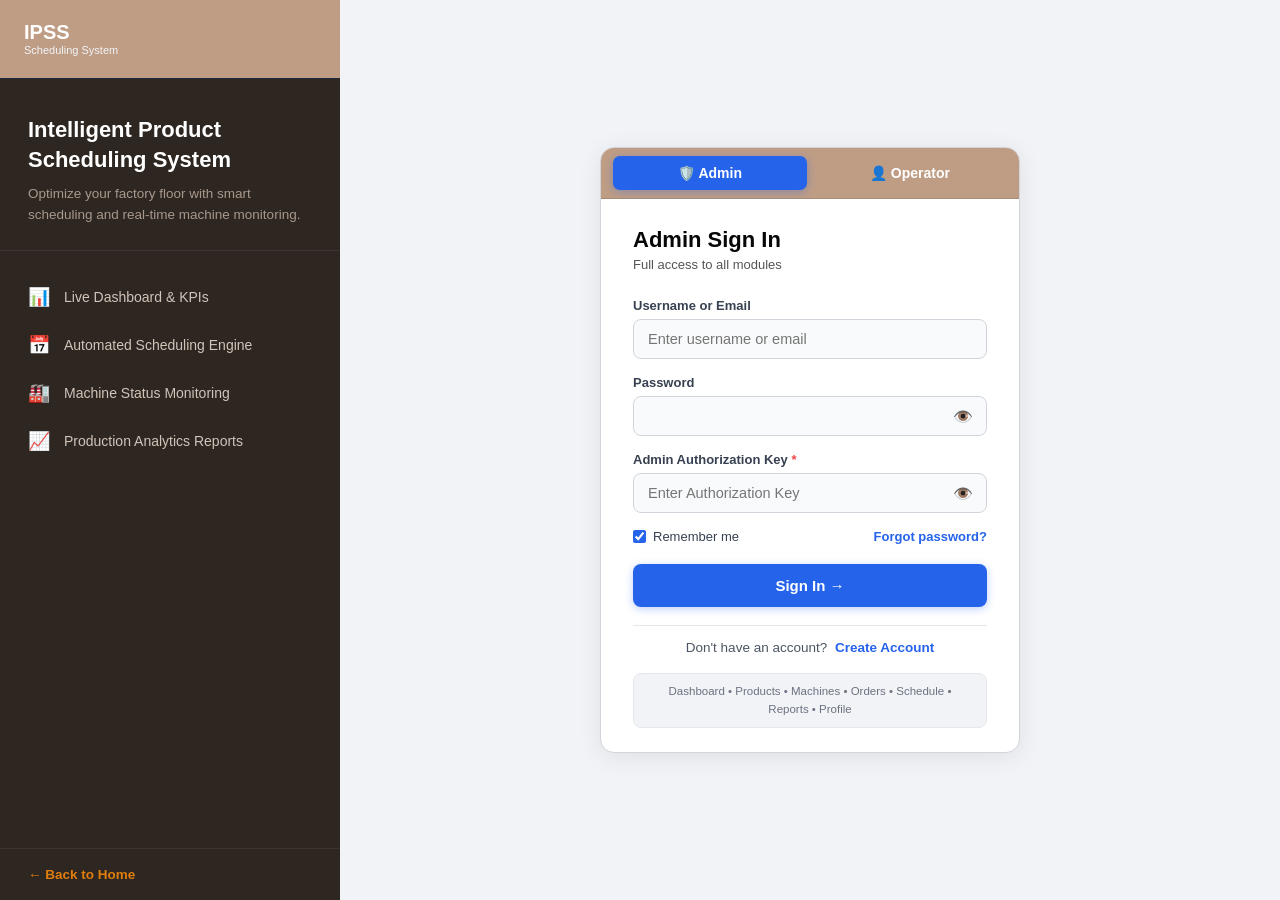
<file: schedule.html>
<!DOCTYPE html>
<html lang="en">
<head>
    <meta charset="UTF-8">
    <meta name="viewport" content="width=device-width, initial-scale=1.0">
    <title>IPSS - Production Schedule</title>
    <link rel="icon" type="image/png" href="images/favicon.png">
    <link rel="stylesheet" href="css/style.css">
    <link rel="stylesheet" href="css/schedule.css">
</head>
<body>

    <div class="app-container">
        <!-- Sidebar Navigation -->
        <aside class="sidebar">
            <div class="sidebar-header">
                <div>
                    <div class="logo-text">IPSS</div>
                    <span class="logo-sub">Scheduling System</span>
                </div>
            </div>

            <ul class="sidebar-menu">
                <li><a href="dashboard.html"><span class="icon">📊</span> <span>Dashboard</span></a></li>
                <li><a href="products.html"><span class="icon">📦</span> <span>Products</span></a></li>
                <li><a href="machines.html"><span class="icon">🏭</span> <span>Machines</span></a></li>
                <li><a href="orders.html"><span class="icon">📋</span> <span>Orders</span></a></li>
                <li><a href="schedule.html" class="active"><span class="icon">📅</span> <span>Schedule</span></a></li>
                <li><a href="reports.html"><span class="icon">📈</span> <span>Reports</span></a></li>
                <li><a href="profile.html"><span class="icon">👤</span> <span>Profile</span></a></li>
            </ul>

            <div class="sidebar-footer">
                <a href="index.html" onclick="logout()" class="btn-logout"><span class="icon">🚪</span> <span>Logout</span></a>
            </div>
        </aside>

        <!-- Main Content Area -->
        <main class="main-content">
            <!-- Top Header -->
            <header class="top-header">
                <div class="header-left">
                    <button class="hamburger-btn" onclick="toggleMobileSidebar()">☰</button>
                    <h1 class="page-title">Production Scheduling</h1>
                </div>

                <div class="header-controls">
                    <button id="themeToggleBtn" onclick="toggleDarkMode()" class="btn-theme-toggle">🌙 Dark Mode</button>
                    <a href="profile.html" class="user-profile user-profile-link">
                        <div class="user-avatar">AU</div>
                        <div class="user-info">
                            <div class="user-name">Admin User</div>
                            <div class="user-role">Production Manager</div>
                        </div>
                    </a>
                </div>
            </header>

            <!-- Content Wrapper -->
            <div class="content-wrapper">
                <!-- Action Card with Loading Experience -->
                <div class="card">
                    <div class="card-header schedule-action-header">
                        <div>
                            <h2 class="card-title">Automated Production Scheduling</h2>
                            <p class="schedule-priority-hint">
                                Priority order: High &rarr; Medium &rarr; Low. Earlier deadline orders get assigned first to available machines.
                            </p>
                        </div>
                        <button id="generateScheduleBtn" class="btn btn-success btn-generate-schedule">⚡ Generate Best Schedule</button>
                    </div>

                    <!-- Step-by-Step Loading Status -->
                    <div id="scheduleLoadingStatus" class="schedule-loading-status"></div>
                </div>

                <!-- Gantt-Style Timeline Chart Card -->
                <div class="gantt-container">
                    <h2 class="card-title gantt-card-title">Visual Schedule Gantt Timeline</h2>
                    
                    <div class="gantt-header">
                        <div>Machine</div>
                        <div>09:00 AM</div>
                        <div>10:00 AM</div>
                        <div>11:00 AM</div>
                        <div>12:00 PM</div>
                        <div>01:00 PM</div>
                        <div>02:00 PM</div>
                    </div>

                    <div id="ganttTimelineBody">
                        <!-- Populated dynamically -->
                    </div>
                </div>

                <!-- Schedule Table Card -->
                <div class="card schedule-table-card">
                    <div class="card-header">
                        <h2 class="card-title">Generated Production Schedule Details</h2>
                    </div>

                    <div class="table-responsive">
                        <table class="custom-table">
                            <thead>
                                <tr>
                                    <th>Machine</th>
                                    <th>Order</th>
                                    <th>Product</th>
                                    <th>Start Time</th>
                                    <th>End Time</th>
                                    <th>Priority</th>
                                    <th>Status</th>
                                </tr>
                            </thead>
                            <tbody id="scheduleTableBody">
                                <!-- Populated dynamically by script.js -->
                            </tbody>
                        </table>
                    </div>
                </div>
            </div>
        </main>
    </div>

    <script src="js/script.js"></script>
</body>
</html>
</file>
<file: css/style.css>
/* 
===================================================================
   ITPS - Intelligent Product Scheduling System
   Unified Stylesheet (css/style.css)
   Matches Landing Page Colors & Supports Dark Mode + Mobile Navigation
===================================================================
*/

/* --- Reset & Global Variables --- */
* {
    margin: 0;
    padding: 0;
    box-sizing: border-box;
    font-family: 'Segoe UI', Tahoma, Geneva, Verdana, sans-serif;
}

:root {
    --primary-color: #2563eb;
    --primary-hover: #1d4ed8;
    --accent-orange: #e07e0d;
    --header-bg: #bf9d85;
    --sidebar-bg: #2d2621;
    --sidebar-hover: #3d342d;
    --sidebar-text: #d1c4b9;
    --sidebar-active: #ffffff;
    --bg-color: #f2f3f7;
    --card-bg: #ffffff;
    --text-color: #070707;
    --text-muted: #555555;
    --border-color: #d1d5db;

    /* Status Colors */
    --success-bg: #dcfce7;
    --success-text: #15803d;
    --warning-bg: #fef3c7;
    --warning-text: #b45309;
    --danger-bg: #fee2e2;
    --danger-text: #b91c1c;
    --info-bg: #dbeafe;
    --info-text: #1e40af;
}

/* ==========================================
   DARK MODE OVERRIDES
   ========================================== */
body.dark-mode {
    --bg-color: #0f172a;
    --card-bg: #1e293b;
    --text-color: #f8fafc;
    --text-muted: #94a3b8;
    --border-color: #334155;
    --header-bg: #1e293b;
    --sidebar-bg: #0f172a;
    --sidebar-hover: #1e293b;
}

body.dark-mode .custom-table th {
    background-color: #334155;
    color: #f8fafc;
}

body.dark-mode .form-control {
    background-color: #0f172a;
    color: #ffffff;
    border-color: #334155;
}

body {
    background-color: var(--bg-color);
    color: var(--text-color);
    min-height: 100vh;
    transition: background-color 0.3s, color 0.3s;
}

/* ==========================================
   ORIGINAL SINGLE-SCREEN LANDING PAGE STYLES
   ========================================== */
header {
    width: 100%;
    padding: 20px 40px;
    display: flex;
    justify-content: space-between;
    align-items: center;
    border-bottom: 1px solid #1e293b;
    background-color: var(--header-bg);
}

.logo {
    display: flex;
    align-items: center;
    font-size: 22px;
    font-weight: 700;
    color: #ffffff;
    text-decoration: none;
    letter-spacing: 0.5px;
}

nav {
    display: flex;
    gap: 30px;
}

nav a {
    color: #0a0a0a;
    text-decoration: none;
    font-size: 15px;
    font-weight: 600;
    transition: color 0.2s;
}

nav a:hover {
    color: #ffffff;
}

.header-buttons {
    display: flex;
    align-items: center;
    gap: 20px;
}

.btn-signin {
    color: #ffffff;
    text-decoration: none;
    font-size: 15px;
    font-weight: 600;
}

.btn-signin:hover {
    color: #0a0a0a;
}

.btn-primary {
    background-color: var(--primary-color);
    color: #ffffff;
    padding: 10px 20px;
    border-radius: 8px;
    text-decoration: none;
    font-size: 15px;
    font-weight: 600;
    border: none;
    cursor: pointer;
    transition: background-color 0.2s;
    display: inline-flex;
    align-items: center;
    justify-content: center;
    gap: 8px;
}

.btn-primary:hover {
    background-color: var(--primary-hover);
}

/* Original Single-Screen Hero Container */
.hero-container {
    flex: 1;
    min-height: calc(100vh - 80px);
    display: flex;
    flex-direction: column;
    justify-content: center;
    align-items: center;
    text-align: center;
    padding: 0 20px;
    background-color: aliceblue;
}

body.dark-mode .hero-container {
    background-color: #0f172a;
}

.badge {
    background-color: rgba(37, 99, 235, 0.15);
    color: var(--primary-color);
    border: 1px solid rgba(37, 99, 235, 0.3);
    padding: 6px 16px;
    border-radius: 20px;
    font-size: 13px;
    font-weight: 600;
    margin-bottom: 25px;
    display: inline-block;
}

.hero-title {
    font-size: 54px;
    font-weight: 800;
    max-width: 800px;
    line-height: 1.2;
    margin-bottom: 20px;
    color: var(--text-color);
}

.hero-title span {
    color: var(--accent-orange);
}

.hero-description {
    color: var(--text-muted);
    font-size: 18px;
    max-width: 650px;
    line-height: 1.6;
    margin-bottom: 35px;
}

/* ==========================================
   INNER APP LAYOUT & SIDEBAR
   ========================================== */
.app-container {
    display: flex;
    width: 100%;
    min-height: 100vh;
}

.sidebar {
    width: 250px;
    background-color: var(--sidebar-bg);
    color: #ffffff;
    display: flex;
    flex-direction: column;
    position: fixed;
    height: 100vh;
    left: 0;
    top: 0;
    z-index: 100;
    box-shadow: 2px 0 10px rgba(0, 0, 0, 0.15);
    transition: transform 0.3s ease;
}

.sidebar-header {
    padding: 20px;
    display: flex;
    align-items: center;
    gap: 12px;
    background-color: var(--header-bg);
    border-bottom: 1px solid #1e293b;
}

.sidebar-header .logo-text {
    font-size: 20px;
    font-weight: 700;
    color: #ffffff;
}

.sidebar-header .logo-sub {
    font-size: 11px;
    color: #f1f5f9;
    font-weight: 600;
    display: block;
}

.sidebar-menu {
    list-style: none;
    padding: 20px 0;
    flex-grow: 1;
}

.sidebar-menu li a {
    display: flex;
    align-items: center;
    gap: 12px;
    padding: 12px 24px;
    color: var(--sidebar-text);
    text-decoration: none;
    font-size: 15px;
    font-weight: 500;
    transition: all 0.2s ease;
    border-left: 4px solid transparent;
}

.sidebar-menu li a:hover {
    background-color: var(--sidebar-hover);
    color: #ffffff;
}

.sidebar-menu li a.active {
    background-color: var(--sidebar-hover);
    color: var(--sidebar-active);
    border-left-color: var(--accent-orange);
}

.sidebar-menu li a .icon {
    font-size: 18px;
    width: 22px;
    text-align: center;
}

.sidebar-footer {
    padding: 16px 20px;
    border-top: 1px solid var(--sidebar-hover);
}

.btn-logout {
    display: flex;
    align-items: center;
    gap: 10px;
    color: #ef4444;
    text-decoration: none;
    font-size: 14px;
    font-weight: 600;
    padding: 10px;
    border-radius: 6px;
    transition: background-color 0.2s;
}

.btn-logout:hover {
    background-color: rgba(239, 68, 68, 0.1);
}

.main-content {
    margin-left: 250px;
    flex-grow: 1;
    display: flex;
    flex-direction: column;
    min-height: 100vh;
}

.top-header {
    background-color: var(--header-bg);
    height: 70px;
    padding: 0 30px;
    display: flex;
    align-items: center;
    justify-content: space-between;
    border-bottom: 1px solid var(--border-color);
}

.header-left {
    display: flex;
    align-items: center;
    gap: 15px;
}

.hamburger-btn {
    display: none;
    background: none;
    border: none;
    color: #ffffff;
    font-size: 24px;
    cursor: pointer;
}

.page-title {
    font-size: 22px;
    font-weight: 700;
    color: #ffffff;
}

.header-controls {
    display: flex;
    align-items: center;
    gap: 15px;
}

.btn-theme-toggle {
    background-color: rgba(255, 255, 255, 0.2);
    color: #ffffff;
    border: none;
    padding: 8px 12px;
    border-radius: 20px;
    cursor: pointer;
    font-size: 13px;
    font-weight: 600;
    transition: background-color 0.2s;
}

.btn-theme-toggle:hover {
    background-color: rgba(255, 255, 255, 0.35);
}

.user-profile {
    display: flex;
    align-items: center;
    gap: 10px;
    cursor: pointer;
    position: relative;
}

.user-avatar {
    width: 38px;
    height: 38px;
    background-color: var(--primary-color);
    border-radius: 50%;
    display: flex;
    align-items: center;
    justify-content: center;
    font-weight: bold;
    color: #ffffff;
}

.user-info {
    font-size: 14px;
}

.user-name {
    font-weight: 700;
    color: #ffffff;
}

.user-role {
    font-size: 12px;
    color: #f1f5f9;
}

.content-wrapper {
    padding: 30px;
    flex-grow: 1;
}

/* ==========================================
   ALERTS & NOTIFICATIONS
   ========================================== */
.notification-area {
    margin-bottom: 25px;
    display: flex;
    flex-direction: column;
    gap: 10px;
}

.alert-box {
    padding: 12px 16px;
    border-radius: 8px;
    font-size: 14px;
    display: flex;
    align-items: center;
    justify-content: space-between;
    border-left: 4px solid;
}

.alert-warning {
    background-color: #fef3c7;
    color: #b45309;
    border-left-color: #d97706;
}

.alert-danger {
    background-color: #fee2e2;
    color: #b91c1c;
    border-left-color: #dc2626;
}

.alert-success {
    background-color: #dcfce7;
    color: #15803d;
    border-left-color: #16a34a;
}

.alert-info {
    background-color: #dbeafe;
    color: #1e40af;
    border-left-color: #2563eb;
}

/* ==========================================
   SEARCH & FILTER CONTROLS
   ========================================== */
.filter-bar {
    display: flex;
    flex-wrap: wrap;
    gap: 15px;
    align-items: center;
    justify-content: space-between;
    margin-bottom: 20px;
}

.search-box {
    position: relative;
    flex: 1;
    min-width: 220px;
}

.search-box input {
    width: 100%;
    padding: 10px 14px 10px 36px;
    border: 1px solid var(--border-color);
    border-radius: 6px;
    font-size: 14px;
    outline: none;
    background-color: var(--card-bg);
    color: var(--text-color);
}

.search-box .search-icon {
    position: absolute;
    left: 12px;
    top: 50%;
    transform: translateY(-50%);
    color: var(--text-muted);
    font-size: 14px;
}

.filter-group {
    display: flex;
    gap: 10px;
    align-items: center;
}

.filter-group label {
    font-size: 13px;
    font-weight: 600;
}

/* ==========================================
   GANTT TIMELINE CHART (SCHEDULE PAGE)
   ========================================== */
.gantt-container {
    margin-top: 25px;
    background-color: var(--card-bg);
    border-radius: 10px;
    padding: 20px;
    border: 1px solid var(--border-color);
}

.gantt-header {
    display: grid;
    grid-template-columns: 120px repeat(6, 1fr);
    border-bottom: 2px solid var(--border-color);
    padding-bottom: 10px;
    font-weight: 600;
    font-size: 13px;
    text-align: center;
    color: var(--text-muted);
}

.gantt-row {
    display: grid;
    grid-template-columns: 120px repeat(6, 1fr);
    align-items: center;
    border-bottom: 1px solid var(--border-color);
    padding: 12px 0;
    font-size: 13px;
}

.gantt-machine-label {
    font-weight: 700;
    padding-left: 8px;
}

.gantt-slot {
    padding: 4px;
}

.gantt-bar {
    background-color: var(--primary-color);
    color: #ffffff;
    padding: 6px 8px;
    border-radius: 6px;
    font-size: 12px;
    font-weight: 600;
    text-align: center;
    white-space: nowrap;
    overflow: hidden;
    text-overflow: ellipsis;
    box-shadow: 0 2px 4px rgba(0, 0, 0, 0.1);
}

.gantt-bar.high {
    background-color: #dc2626;
}

.gantt-bar.medium {
    background-color: #d97706;
}

.gantt-bar.low {
    background-color: #2563eb;
}

/* ==========================================
   DASHBOARD RECENT ACTIVITY & PROGRESS
   ========================================== */
.activity-list {
    display: flex;
    flex-direction: column;
    gap: 12px;
}

.activity-item {
    display: flex;
    align-items: center;
    gap: 12px;
    font-size: 14px;
    padding: 10px 0;
    border-bottom: 1px solid var(--border-color);
}

.activity-item:last-child {
    border-bottom: none;
}

.activity-icon {
    width: 32px;
    height: 32px;
    border-radius: 50%;
    background-color: var(--info-bg);
    color: var(--info-text);
    display: flex;
    align-items: center;
    justify-content: center;
    font-size: 14px;
}

.activity-time {
    margin-left: auto;
    font-size: 12px;
    color: var(--text-muted);
}

.progress-bar-container {
    margin-top: 10px;
}

.progress-label {
    display: flex;
    justify-content: space-between;
    font-size: 13px;
    font-weight: 600;
    margin-bottom: 6px;
}

.progress-track {
    width: 100%;
    height: 12px;
    background-color: #e2e8f0;
    border-radius: 6px;
    overflow: hidden;
}

body.dark-mode .progress-track {
    background-color: #334155;
}

.progress-fill {
    height: 100%;
    background-color: var(--primary-color);
    border-radius: 6px;
    transition: width 0.4s ease;
}

/* ==========================================
   DASHBOARD & REPORTS STATS CARDS
   ========================================== */
.stats-grid {
    display: grid;
    grid-template-columns: repeat(auto-fit, minmax(200px, 1fr));
    gap: 20px;
    margin-bottom: 30px;
}

.stat-card {
    background-color: var(--card-bg);
    border-radius: 10px;
    padding: 20px;
    border: 1px solid var(--border-color);
    box-shadow: 0 2px 4px rgba(0, 0, 0, 0.03);
    display: flex;
    align-items: center;
    justify-content: space-between;
}

.stat-info h3 {
    font-size: 13px;
    text-transform: uppercase;
    letter-spacing: 0.5px;
    color: var(--text-muted);
    margin-bottom: 6px;
}

.stat-info p {
    font-size: 26px;
    font-weight: 700;
    color: var(--text-color);
}

.stat-icon {
    width: 48px;
    height: 48px;
    border-radius: 10px;
    display: flex;
    align-items: center;
    justify-content: center;
    font-size: 22px;
}

.icon-blue {
    background-color: #dbeafe;
    color: #2563eb;
}

.icon-amber {
    background-color: #fef3c7;
    color: #d97706;
}

.icon-green {
    background-color: #dcfce7;
    color: #16a34a;
}

.icon-purple {
    background-color: #f3e8ff;
    color: #9333ea;
}

.icon-cyan {
    background-color: #cff4fc;
    color: #0891b2;
}

.icon-rose {
    background-color: #ffe4e6;
    color: #e11d48;
}

.card {
    background-color: var(--card-bg);
    border-radius: 10px;
    border: 1px solid var(--border-color);
    box-shadow: 0 2px 4px rgba(0, 0, 0, 0.03);
    padding: 24px;
    margin-bottom: 30px;
}

.card-header {
    display: flex;
    align-items: center;
    justify-content: space-between;
    margin-bottom: 20px;
    padding-bottom: 12px;
    border-bottom: 1px solid var(--border-color);
}

.card-title {
    font-size: 18px;
    font-weight: 600;
    color: var(--text-color);
}

/* Forms */
.form-grid {
    display: grid;
    grid-template-columns: repeat(auto-fit, minmax(200px, 1fr));
    gap: 16px;
    align-items: end;
    margin-bottom: 20px;
}

.form-group {
    display: flex;
    flex-direction: column;
    gap: 6px;
}

.form-group label {
    font-size: 13px;
    font-weight: 600;
    color: var(--text-color);
}

.form-control {
    padding: 10px 14px;
    border: 1px solid var(--border-color);
    border-radius: 6px;
    font-size: 14px;
    outline: none;
    transition: border-color 0.2s;
    background-color: var(--card-bg);
    color: var(--text-color);
}

.form-control:focus {
    border-color: var(--primary-color);
    box-shadow: 0 0 0 3px rgba(37, 99, 235, 0.1);
}

/* Buttons */
.btn {
    padding: 10px 18px;
    border-radius: 6px;
    font-size: 14px;
    font-weight: 600;
    cursor: pointer;
    border: none;
    transition: all 0.2s;
    display: inline-flex;
    align-items: center;
    justify-content: center;
    gap: 8px;
    text-decoration: none;
}

.btn-secondary {
    background-color: #64748b;
    color: #ffffff;
}

.btn-secondary:hover {
    background-color: #475569;
}

.btn-danger {
    background-color: #ef4444;
    color: #ffffff;
}

.btn-danger:hover {
    background-color: #dc2626;
}

.btn-success {
    background-color: #16a34a;
    color: #ffffff;
}

.btn-success:hover {
    background-color: #15803d;
}

.btn-sm {
    padding: 6px 12px;
    font-size: 12px;
}

/* Tables */
.table-responsive {
    width: 100%;
    overflow-x: auto;
}

.custom-table {
    width: 100%;
    border-collapse: collapse;
    font-size: 14px;
    text-align: left;
}

.custom-table th {
    background-color: #f1f5f9;
    color: var(--text-color);
    font-weight: 600;
    padding: 12px 16px;
    border-bottom: 2px solid var(--border-color);
}

.custom-table td {
    padding: 12px 16px;
    border-bottom: 1px solid var(--border-color);
    color: var(--text-color);
}

.custom-table tbody tr:hover {
    background-color: rgba(37, 99, 235, 0.04);
}

/* Badges */
.badge {
    display: inline-block;
    padding: 4px 10px;
    border-radius: 12px;
    font-size: 12px;
    font-weight: 600;
    text-transform: capitalize;
}

.badge-success {
    background-color: var(--success-bg);
    color: var(--success-text);
}

.badge-warning {
    background-color: var(--warning-bg);
    color: var(--warning-text);
}

.badge-danger {
    background-color: var(--danger-bg);
    color: var(--danger-text);
}

.badge-info {
    background-color: var(--info-bg);
    color: var(--info-text);
}

.action-buttons {
    display: flex;
    gap: 8px;
}

.empty-placeholder {
    text-align: center;
    padding: 30px;
    color: var(--text-muted);
    font-size: 14px;
}

/* ==========================================
   RESPONSIVE MOBILE STYLES
   ========================================== */
@media (max-width: 768px) {
    .hamburger-btn {
        display: block;
    }

    .sidebar {
        transform: translateX(-100%);
        width: 240px;
    }

    .sidebar.open {
        transform: translateX(0);
    }

    .main-content {
        margin-left: 0;
    }

    .top-header {
        padding: 0 15px;
    }

    .content-wrapper {
        padding: 15px;
    }

    .hero-title {
        font-size: 32px;
    }
}

/* ==========================================
   DUAL ORDER ENTRY & PRE-SCHEDULING STYLES
   ========================================== */
.tab-container {
    display: flex;
    gap: 10px;
    border-bottom: 2px solid var(--border-color);
    margin-bottom: 20px;
}

.tab-btn {
    padding: 10px 18px;
    background: transparent;
    border: none;
    border-bottom: 3px solid transparent;
    font-size: 14px;
    font-weight: 600;
    color: var(--text-muted);
    cursor: pointer;
    transition: all 0.2s ease;
    margin-bottom: -2px;
}

.tab-btn:hover {
    color: var(--primary-color);
}

.tab-btn.active {
    color: var(--primary-color);
    border-bottom-color: var(--primary-color);
}

.tab-content {
    animation: fadeIn 0.3s ease-in-out;
}

@keyframes fadeIn {
    from {
        opacity: 0;
        transform: translateY(4px);
    }

    to {
        opacity: 1;
        transform: translateY(0);
    }
}

/* Drag & Drop Zone */
.drop-zone {
    border: 2px dashed var(--border-color);
    border-radius: 12px;
    padding: 30px 20px;
    text-align: center;
    background-color: rgba(37, 99, 235, 0.02);
    cursor: pointer;
    transition: all 0.25s ease;
}

body.dark-mode .drop-zone {
    background-color: rgba(255, 255, 255, 0.02);
}

.drop-zone:hover,
.drop-zone.drop-zone--over {
    border-color: var(--primary-color);
    background-color: rgba(37, 99, 235, 0.08);
}

.drop-zone-icon {
    font-size: 36px;
    margin-bottom: 8px;
}

.drop-zone-prompt {
    font-size: 14px;
    color: var(--text-color);
}

/* CSV Preview Table Row Highlights */
.tr-invalid {
    background-color: rgba(239, 68, 68, 0.1) !important;
}

.tr-valid {
    background-color: rgba(34, 197, 94, 0.05) !important;
}

/* Pre-Scheduling Analysis Modal */
.modal-overlay {
    position: fixed;
    top: 0;
    left: 0;
    width: 100vw;
    height: 100vh;
    background: rgba(15, 23, 42, 0.65);
    backdrop-filter: blur(5px);
    display: flex;
    align-items: center;
    justify-content: center;
    z-index: 1000;
    padding: 20px;
    animation: fadeIn 0.25s ease-out;
}

.modal-content {
    background: var(--card-bg);
    color: var(--text-color);
    border-radius: 16px;
    width: 100%;
    max-width: 960px;
    max-height: 90vh;
    display: flex;
    flex-direction: column;
    box-shadow: 0 20px 25px -5px rgba(0, 0, 0, 0.3), 0 10px 10px -5px rgba(0, 0, 0, 0.2);
    border: 1px solid var(--border-color);
    overflow: hidden;
}

.modal-header {
    padding: 20px 25px;
    border-bottom: 1px solid var(--border-color);
    display: flex;
    justify-content: space-between;
    align-items: flex-start;
}

.modal-title {
    font-size: 20px;
    font-weight: 700;
}

.modal-close-btn {
    background: transparent;
    border: none;
    font-size: 24px;
    font-weight: 600;
    color: var(--text-muted);
    cursor: pointer;
    line-height: 1;
    padding: 4px 8px;
    border-radius: 6px;
}

.modal-close-btn:hover {
    color: var(--text-color);
    background-color: rgba(0, 0, 0, 0.05);
}

.modal-body {
    padding: 20px 25px;
    overflow-y: auto;
    flex: 1;
}

.modal-footer {
    padding: 15px 25px;
    border-top: 1px solid var(--border-color);
    display: flex;
    justify-content: flex-end;
    gap: 12px;
    background: rgba(0, 0, 0, 0.02);
}

/* Modal KPI Cards */
.modal-kpi-grid {
    display: grid;
    grid-template-columns: repeat(auto-fit, minmax(200px, 1fr));
    gap: 15px;
    margin-bottom: 20px;
}

.kpi-card {
    background: var(--bg-color);
    border: 1px solid var(--border-color);
    border-radius: 12px;
    padding: 15px;
    display: flex;
    align-items: center;
    gap: 12px;
}

.kpi-icon {
    font-size: 24px;
    width: 44px;
    height: 44px;
    border-radius: 10px;
    background: var(--card-bg);
    display: flex;
    align-items: center;
    justify-content: center;
    border: 1px solid var(--border-color);
}

.kpi-label {
    font-size: 12px;
    color: var(--text-muted);
    font-weight: 500;
}

.kpi-value {
    font-size: 18px;
    font-weight: 700;
    color: var(--text-color);
    margin-top: 2px;
}

/* Machine Chips Breakdown */
.machine-status-chips {
    display: flex;
    gap: 10px;
    flex-wrap: wrap;
}

.machine-chip {
    padding: 8px 14px;
    border-radius: 10px;
    background: var(--bg-color);
    border: 1px solid var(--border-color);
    font-size: 13px;
    display: flex;
    align-items: center;
    gap: 8px;
}

.chip-status-dot {
    width: 8px;
    height: 8px;
    border-radius: 50%;
}

.chip-status-dot.available {
    background-color: #22c55e;
}

.chip-status-dot.working {
    background-color: #eab308;
}

.chip-status-dot.maintenance {
    background-color: #ef4444;
}

/* Custom Risk Badges */
.badge-on-track {
    background-color: #dcfce7;
    color: #15803d;
    border: 1px solid #bbf7d0;
}

.badge-delay-alert {
    background-color: #fee2e2;
    color: #b91c1c;
    border: 1px solid #fca5a5;
    animation: pulseAlert 1.5s infinite alternate;
}

@keyframes pulseAlert {
    from {
        opacity: 0.8;
    }

    to {
        opacity: 1;
        transform: scale(1.02);
    }
}

body.dark-mode .badge-on-track {
    background-color: rgba(34, 197, 94, 0.2);
    color: #4ade80;
    border-color: rgba(34, 197, 94, 0.4);
}

body.dark-mode .badge-delay-alert {
    background-color: rgba(239, 68, 68, 0.2);
    color: #f87171;
    border-color: rgba(239, 68, 68, 0.4);
}

/* ==========================================
   ROLE-BASED ACCESS CONTROL (RBAC) STYLES
   ========================================== */
.user-role-badge {
    font-size: 10.5px;
    font-weight: 700;
    padding: 2px 8px;
    border-radius: 12px;
    letter-spacing: 0.3px;
    text-transform: uppercase;
    display: inline-block;
}

.role-badge-admin {
    background-color: #2563eb;
    color: #ffffff;
}

.role-badge-user {
    background-color: #059669;
    color: #ffffff;
}

.view-only-tag {
    display: inline-flex;
    align-items: center;
    gap: 4px;
    background-color: #f3f4f6;
    color: #4b5563;
    border: 1px solid #d1d5db;
    border-radius: 6px;
    font-size: 11.5px;
    padding: 4px 8px;
    font-weight: 600;
}

body.dark-mode .view-only-tag {
    background-color: #1e293b;
    color: #94a3b8;
    border-color: #334155;
}

/* Toast Notification for Access Restrictions */
.toast-container {
    position: fixed;
    top: 24px;
    right: 24px;
    z-index: 9999;
    display: flex;
    flex-direction: column;
    gap: 10px;
    pointer-events: none;
}

.custom-toast {
    pointer-events: auto;
    min-width: 300px;
    max-width: 420px;
    padding: 14px 18px;
    border-radius: 10px;
    box-shadow: 0 10px 30px rgba(0, 0, 0, 0.25);
    display: flex;
    align-items: center;
    gap: 12px;
    color: #ffffff;
    font-size: 14px;
    font-weight: 500;
    animation: slideInToast 0.35s cubic-bezier(0.175, 0.885, 0.32, 1.275);
    backdrop-filter: blur(8px);
}

.custom-toast.toast-error {
    background: linear-gradient(135deg, #dc2626 0%, #b91c1c 100%);
    border: 1px solid #ef4444;
}

.custom-toast.toast-success {
    background: linear-gradient(135deg, #059669 0%, #047857 100%);
    border: 1px solid #10b981;
}

.custom-toast.toast-info {
    background: linear-gradient(135deg, #2563eb 0%, #1d4ed8 100%);
    border: 1px solid #3b82f6;
}

.toast-icon {
    font-size: 20px;
    line-height: 1;
}

.toast-content {
    flex: 1;
}

.toast-title {
    font-weight: 700;
    font-size: 14px;
    margin-bottom: 2px;
}

.toast-desc {
    font-size: 12.5px;
    opacity: 0.95;
}

@keyframes slideInToast {
    from {
        opacity: 0;
        transform: translateX(100%) scale(0.9);
    }

    to {
        opacity: 1;
        transform: translateX(0) scale(1);
    }
}
</file>
<file: css/login.css>
/* #login page  */




* {
    margin: 0;
    padding: 0;
    box-sizing: border-box;
}

body.login-body {
    font-family: 'Segoe UI', Tahoma, Geneva, Verdana, sans-serif;
    min-height: 100vh;
    background-color: #f2f3f7;
}

/* ---- Split Layout ---- */
.login-split {
    display: flex;
    min-height: 100vh;
}

/* ============================================================
   LEFT PANEL — matches dashboard sidebar (#2d2621)
   ============================================================ */
.login-brand-panel {
    width: 340px;
    flex-shrink: 0;
    background-color: #2d2621;
    color: #d1c4b9;
    display: flex;
    flex-direction: column;
    padding: 0;
    position: relative;
}

/* Brand logo row — same as dashboard sidebar-header */
.brand-logo {
    display: flex;
    align-items: center;
    gap: 12px;
    padding: 22px 24px;
    background-color: #bf9d85;
    border-bottom: 1px solid #1e293b;
}

.brand-name {
    font-size: 20px;
    font-weight: 700;
    color: #ffffff;
    line-height: 1;
}

.brand-sub {
    font-size: 11px;
    color: #f1f5f9;
    font-weight: 500;
    margin-top: 2px;
}

/* Tagline block */
.brand-tagline {
    padding: 36px 28px 24px;
    border-bottom: 1px solid rgba(255, 255, 255, 0.07);
}

.brand-tagline h2 {
    font-size: 22px;
    font-weight: 700;
    color: #ffffff;
    line-height: 1.35;
    margin-bottom: 10px;
}

.brand-tagline p {
    font-size: 13.5px;
    color: #a8998d;
    line-height: 1.55;
}

/* Features list — matches sidebar nav style */
.brand-features {
    padding: 24px 12px;
    flex: 1;
    display: flex;
    flex-direction: column;
    gap: 4px;
}

.brand-feature-item {
    display: flex;
    align-items: center;
    gap: 14px;
    padding: 11px 16px;
    border-radius: 8px;
    color: #d1c4b9;
    font-size: 14px;
    font-weight: 500;
    transition: background 0.18s;
}

.brand-feature-item:hover {
    background-color: #3d342d;
    color: #ffffff;
}

.feat-icon {
    font-size: 18px;
    width: 22px;
    text-align: center;
}

/* Back link */
.brand-back-link {
    display: block;
    padding: 18px 28px;
    border-top: 1px solid #3d342d;
    color: #e07e0d;
    text-decoration: none;
    font-size: 13.5px;
    font-weight: 600;
    transition: color 0.18s;
}

.brand-back-link:hover {
    color: #f59e0b;
}

/* ============================================================
   RIGHT PANEL — matches dashboard main-content background
   ============================================================ */
.login-form-panel {
    flex: 1;
    display: flex;
    align-items: center;
    justify-content: center;
    padding: 40px 24px;
    background-color: #f2f3f7;
}

.login-form-box {
    width: 100%;
    max-width: 420px;
    background-color: #ffffff;
    border-radius: 14px;
    border: 1px solid #d1d5db;
    box-shadow: 0 4px 24px rgba(0, 0, 0, 0.08);
    overflow: hidden;
}

/* ---- Role Switcher Tab Bar — matches header bg ---- */
.role-switcher-bar {
    display: flex;
    background-color: #bf9d85;
    padding: 8px 12px;
    gap: 6px;
    border-bottom: 1px solid #a88c76;
}

.role-tab {
    flex: 1;
    padding: 9px 14px;
    border: none;
    border-radius: 7px;
    background: transparent;
    color: #fff;
    font-size: 14px;
    font-weight: 600;
    cursor: pointer;
    font-family: inherit;
    transition: background 0.2s, color 0.2s;
}

.role-tab:hover:not(.active) {
    background: rgba(255, 255, 255, 0.15);
}

.role-tab.active {
    background-color: #2563eb;
    color: #ffffff;
    box-shadow: 0 2px 8px rgba(37, 99, 235, 0.35);
}

.role-tab.active.user-active {
    background-color: #059669;
    box-shadow: 0 2px 8px rgba(5, 150, 105, 0.35);
}

/* ---- Form content area ---- */
.form-box-header {
    padding: 28px 32px 4px;
}

.form-box-header h1 {
    font-size: 22px;
    font-weight: 700;
    color: #070707;
    margin-bottom: 4px;
}

.form-box-header p {
    font-size: 13px;
    color: #555555;
}

/* ---- Error Banner ---- */
.login-error {
    margin: 14px 32px 0;
    background-color: #fee2e2;
    color: #b91c1c;
    border: 1px solid #f87171;
    border-radius: 7px;
    padding: 10px 14px;
    font-size: 13px;
    font-weight: 600;
    text-align: center;
}

/* ---- Form Fields ---- */
#loginForm {
    padding: 22px 32px 8px;
}

.field-group {
    margin-bottom: 16px;
}

.field-group label {
    display: block;
    font-size: 13px;
    font-weight: 600;
    color: #374151;
    margin-bottom: 6px;
}

.field-input {
    width: 100%;
    padding: 11px 14px;
    border: 1px solid #d1d5db;
    border-radius: 8px;
    font-size: 14.5px;
    font-family: inherit;
    color: #111827;
    background: #f9fafb;
    outline: none;
    transition: border-color 0.2s, box-shadow 0.2s;
}

.field-input:focus {
    border-color: #2563eb;
    box-shadow: 0 0 0 3px rgba(37, 99, 235, 0.15);
    background: #ffffff;
}

.field-input.user-mode:focus {
    border-color: #059669;
    box-shadow: 0 0 0 3px rgba(5, 150, 105, 0.15);
}

.password-wrap {
    position: relative;
    display: flex;
    align-items: center;
}

.password-wrap .field-input {
    padding-right: 44px;
}

.pwd-toggle {
    position: absolute;
    right: 10px;
    background: none;
    border: none;
    cursor: pointer;
    font-size: 16px;
    color: #9ca3af;
    padding: 4px;
    transition: color 0.15s;
}

.pwd-toggle:hover {
    color: #374151;
}

.form-meta {
    display: flex;
    justify-content: space-between;
    align-items: center;
    font-size: 13px;
    margin-bottom: 20px;
}

.remember-check {
    display: flex;
    align-items: center;
    gap: 7px;
    color: #374151;
    font-weight: 500;
    cursor: pointer;
}

.remember-check input {
    accent-color: #2563eb;
    cursor: pointer;
}

.forgot-link {
    color: #2563eb;
    font-weight: 600;
    text-decoration: none;
    font-size: 13px;
    transition: color 0.15s;
}

.forgot-link:hover {
    color: #1d4ed8;
    text-decoration: underline;
}

/* ---- Submit Button — uses accent orange like sidebar active ---- */
.btn-sign-in {
    width: 100%;
    padding: 13px;
    border: none;
    border-radius: 8px;
    background-color: #2563eb;
    color: #ffffff;
    font-size: 15px;
    font-weight: 700;
    font-family: inherit;
    cursor: pointer;
    transition: background 0.2s, transform 0.15s, box-shadow 0.2s;
    box-shadow: 0 2px 8px rgba(37, 99, 235, 0.3);
}

.btn-sign-in:hover {
    background-color: #1d4ed8;
    transform: translateY(-1px);
    box-shadow: 0 4px 14px rgba(37, 99, 235, 0.4);
}

.btn-sign-in:active {
    transform: translateY(0);
}

.btn-sign-in.user-mode {
    background-color: #059669;
    box-shadow: 0 2px 8px rgba(5, 150, 105, 0.3);
}

.btn-sign-in.user-mode:hover {
    background-color: #047857;
    box-shadow: 0 4px 14px rgba(5, 150, 105, 0.4);
}




.demo-hint:hover {
    background-color: #ffedd5;
}

.demo-hint strong {
    color: #c2410c;
}

/* ---- Access summary badge ---- */
.access-badge {
    margin: 10px 32px 24px;
    background-color: #f2f3f7;
    border: 1px solid #e5e7eb;
    border-radius: 8px;
    padding: 9px 14px;
    font-size: 11.5px;
    color: #6b7280;
    text-align: center;
    line-height: 1.5;
}

/* ============================================================
   DARK MODE — same as dashboard dark vars
   ============================================================ */
body.dark-mode.login-body {
    background-color: #0f172a;
}

body.dark-mode .login-form-panel {
    background-color: #0f172a;
}

body.dark-mode .login-form-box {
    background-color: #1e293b;
    border-color: #334155;
}

body.dark-mode .form-box-header h1 {
    color: #f8fafc;
}

body.dark-mode .form-box-header p {
    color: #94a3b8;
}

body.dark-mode .field-group label {
    color: #cbd5e1;
}

body.dark-mode .field-input {
    background-color: #0f172a;
    border-color: #334155;
    color: #f8fafc;
}

body.dark-mode .field-input:focus {
    background-color: #0f172a;
}

body.dark-mode .form-meta,
body.dark-mode .remember-check {
    color: #94a3b8;
}

body.dark-mode .demo-hint {
    background-color: rgba(224, 126, 13, 0.12);
    border-color: rgba(224, 126, 13, 0.3);
    color: #fdba74;
}

body.dark-mode .demo-hint strong {
    color: #fb923c;
}

body.dark-mode .access-badge {
    background-color: #0f172a;
    border-color: #334155;
    color: #64748b;
}

/* ============================================================
   RESPONSIVE — stacked on mobile
   ============================================================ */
@media (max-width: 768px) {
    .login-split {
        flex-direction: column;
    }

    .login-brand-panel {
        width: 100%;
        flex-shrink: unset;
    }

    .brand-tagline,
    .brand-features {
        display: none;
    }

    .login-form-panel {
        padding: 28px 16px;
    }

    .form-box-header,
    #loginForm,
    #registerForm,
    .demo-hint,
    .access-badge {
        padding-left: 20px;
        padding-right: 20px;
    }
}

/* ============================================================
   REGISTRATION PAGE EXTENSIONS
   ============================================================ */
.register-form-box {
    max-width: 640px;
}

#registerForm {
    padding: 20px 32px 24px;
}

.form-row-2 {
    display: grid;
    grid-template-columns: 1fr 1fr;
    gap: 14px;
}

@media (max-width: 600px) {
    .form-row-2 {
        grid-template-columns: 1fr;
        gap: 0;
    }
}

.reg-section-title {
    font-size: 13.5px;
    font-weight: 700;
    color: #374151;
    margin: 16px 0 12px;
    padding-bottom: 6px;
    border-bottom: 1px dashed #d1d5db;
    display: flex;
    align-items: center;
    gap: 6px;
}

body.dark-mode .reg-section-title {
    color: #cbd5e1;
    border-bottom-color: #334155;
}

.register-success {
    margin: 14px 32px 0;
    background-color: #dcfce7;
    color: #15803d;
    border: 1px solid #86efac;
    border-radius: 7px;
    padding: 10px 14px;
    font-size: 13px;
    font-weight: 600;
    text-align: center;
}

body.dark-mode .register-success {
    background-color: rgba(22, 163, 74, 0.2);
    color: #86efac;
    border-color: rgba(134, 239, 172, 0.4);
}

.auth-switch-box {
    margin-top: 18px;
    text-align: center;
    font-size: 13.5px;
    color: #4b5563;
    padding-top: 14px;
    border-top: 1px solid #e5e7eb;
}

body.dark-mode .auth-switch-box {
    color: #94a3b8;
    border-top-color: #334155;
}

.auth-switch-link {
    color: #2563eb;
    font-weight: 600;
    text-decoration: none;
    margin-left: 4px;
    transition: color 0.15s;
}

.auth-switch-link:hover {
    color: #1d4ed8;
    text-decoration: underline;
}

.auth-switch-link.user-mode {
    color: #059669;
}

.auth-switch-link.user-mode:hover {
    color: #047857;
}
</file>
<file: css/register.css>
/* ============================================================
   IPSS — Registration Page Stylesheet (register.css)
   Clean, humanized styles for user & admin registration
   ============================================================ */

* {
    margin: 0;
    padding: 0;
    box-sizing: border-box;
}

body.login-body {
    font-family: 'Segoe UI', Tahoma, Geneva, Verdana, sans-serif;
    min-height: 100vh;
    background-color: #f2f3f7;
}

/* ---- Split Layout Container ---- */
.login-split {
    display: flex;
    min-height: 100vh;
}

/* ============================================================
   LEFT PANEL — Brand Sidebar (matches system theme)
   ============================================================ */
.login-brand-panel {
    width: 340px;
    flex-shrink: 0;
    background-color: #2d2621;
    color: #d1c4b9;
    display: flex;
    flex-direction: column;
    padding: 0;
    position: relative;
}

.brand-logo {
    display: flex;
    align-items: center;
    gap: 12px;
    padding: 22px 24px;
    background-color: #bf9d85;
    border-bottom: 1px solid #1e293b;
}

.brand-name {
    font-size: 20px;
    font-weight: 700;
    color: #ffffff;
    line-height: 1;
}

.brand-sub {
    font-size: 11px;
    color: #f1f5f9;
    font-weight: 500;
    margin-top: 2px;
}

.brand-tagline {
    padding: 36px 28px 24px;
    border-bottom: 1px solid rgba(255, 255, 255, 0.07);
}

.brand-tagline h2 {
    font-size: 22px;
    font-weight: 700;
    color: #ffffff;
    line-height: 1.35;
    margin-bottom: 10px;
}

.brand-tagline p {
    font-size: 13.5px;
    color: #a8998d;
    line-height: 1.55;
}

.brand-features {
    padding: 24px 12px;
    flex: 1;
    display: flex;
    flex-direction: column;
    gap: 4px;
}

.brand-feature-item {
    display: flex;
    align-items: center;
    gap: 14px;
    padding: 11px 16px;
    border-radius: 8px;
    color: #d1c4b9;
    font-size: 14px;
    font-weight: 500;
    transition: background 0.18s;
}

.brand-feature-item:hover {
    background-color: #3d342d;
    color: #ffffff;
}

.feat-icon {
    font-size: 18px;
    width: 22px;
    text-align: center;
}

.brand-back-link {
    display: block;
    padding: 18px 28px;
    border-top: 1px solid #3d342d;
    color: #e07e0d;
    text-decoration: none;
    font-size: 13.5px;
    font-weight: 600;
    transition: color 0.18s;
}

.brand-back-link:hover {
    color: #f59e0b;
}

/* ============================================================
   RIGHT PANEL — Registration Form Panel
   ============================================================ */
.login-form-panel {
    flex: 1;
    display: flex;
    align-items: center;
    justify-content: center;
    padding: 40px 24px;
    background-color: #f2f3f7;
}

.login-form-box {
    width: 100%;
    background-color: #ffffff;
    border-radius: 14px;
    border: 1px solid #d1d5db;
    box-shadow: 0 4px 24px rgba(0, 0, 0, 0.08);
    overflow: hidden;
}

.register-form-box {
    max-width: 640px;
}

/* ---- Role Switcher Tab Bar ---- */
.role-switcher-bar {
    display: flex;
    background-color: #bf9d85;
    padding: 8px 12px;
    gap: 6px;
    border-bottom: 1px solid #a88c76;
}

.role-tab {
    flex: 1;
    padding: 9px 14px;
    border: none;
    border-radius: 7px;
    background: transparent;
    color: #ffffff;
    font-size: 14px;
    font-weight: 600;
    cursor: pointer;
    font-family: inherit;
    transition: background 0.2s, color 0.2s;
}

.role-tab:hover:not(.active) {
    background: rgba(255, 255, 255, 0.15);
}

.role-tab.active {
    background-color: #2563eb;
    color: #ffffff;
    box-shadow: 0 2px 8px rgba(37, 99, 235, 0.35);
}

.role-tab.active.user-active {
    background-color: #059669;
    box-shadow: 0 2px 8px rgba(5, 150, 105, 0.35);
}

/* ---- Form Header ---- */
.form-box-header {
    padding: 28px 32px 4px;
}

.form-box-header h1 {
    font-size: 22px;
    font-weight: 700;
    color: #070707;
    margin-bottom: 4px;
}

.form-box-header p {
    font-size: 13px;
    color: #555555;
}

/* ---- Status Banners ---- */
.login-error {
    margin: 14px 32px 0;
    background-color: #fee2e2;
    color: #b91c1c;
    border: 1px solid #f87171;
    border-radius: 7px;
    padding: 10px 14px;
    font-size: 13px;
    font-weight: 600;
    text-align: center;
}

.register-success {
    margin: 14px 32px 0;
    background-color: #dcfce7;
    color: #15803d;
    border: 1px solid #86efac;
    border-radius: 7px;
    padding: 10px 14px;
    font-size: 13px;
    font-weight: 600;
    text-align: center;
}

#registerErrorMessage,
#registerSuccessMessage {
    display: none;
}

/* ---- Form Elements ---- */
#registerForm {
    padding: 20px 32px 24px;
}

.form-row-2 {
    display: grid;
    grid-template-columns: 1fr 1fr;
    gap: 14px;
}

.reg-section-title {
    font-size: 13.5px;
    font-weight: 700;
    color: #374151;
    margin: 16px 0 12px;
    padding-bottom: 6px;
    border-bottom: 1px dashed #d1d5db;
    display: flex;
    align-items: center;
    gap: 6px;
}

.field-group {
    margin-bottom: 16px;
}

.field-group label {
    display: block;
    font-size: 13px;
    font-weight: 600;
    color: #374151;
    margin-bottom: 6px;
}

.required-star {
    color: #ef4444;
}

.field-input {
    width: 100%;
    padding: 11px 14px;
    border: 1px solid #d1d5db;
    border-radius: 8px;
    font-size: 14.5px;
    font-family: inherit;
    color: #111827;
    background: #f9fafb;
    outline: none;
    transition: border-color 0.2s, box-shadow 0.2s;
}

.field-input:focus {
    border-color: #2563eb;
    box-shadow: 0 0 0 3px rgba(37, 99, 235, 0.15);
    background: #ffffff;
}

.field-input.user-mode:focus {
    border-color: #059669;
    box-shadow: 0 0 0 3px rgba(5, 150, 105, 0.15);
}

.password-wrap {
    position: relative;
    display: flex;
    align-items: center;
}

.password-wrap .field-input {
    padding-right: 44px;
}

.pwd-toggle {
    position: absolute;
    right: 10px;
    background: none;
    border: none;
    cursor: pointer;
    font-size: 16px;
    color: #9ca3af;
    padding: 4px;
    transition: color 0.15s;
}

.pwd-toggle:hover {
    color: #374151;
}

/* ---- Admin Authorization Key Box ---- */
#adminKeyGroup,
.admin-key-group {
    margin-top: 10px;
    padding: 12px 14px;
    background: rgba(37, 99, 235, 0.06);
    border: 1px solid rgba(37, 99, 235, 0.25);
    border-radius: 8px;
}

.admin-key-label {
    color: #1e40af;
    font-weight: 700;
}

.admin-key-hint {
    font-size: 11.5px;
    color: #64748b;
    margin-top: 4px;
    display: block;
}

/* ---- Submit Button ---- */
.btn-sign-in {
    width: 100%;
    padding: 13px;
    border: none;
    border-radius: 8px;
    background-color: #2563eb;
    color: #ffffff;
    font-size: 15px;
    font-weight: 700;
    font-family: inherit;
    cursor: pointer;
    transition: background 0.2s, transform 0.15s, box-shadow 0.2s;
    box-shadow: 0 2px 8px rgba(37, 99, 235, 0.3);
}

.btn-sign-in:hover {
    background-color: #1d4ed8;
    transform: translateY(-1px);
    box-shadow: 0 4px 14px rgba(37, 99, 235, 0.4);
}

.btn-sign-in:active {
    transform: translateY(0);
}

.btn-sign-in.user-mode {
    background-color: #059669;
    box-shadow: 0 2px 8px rgba(5, 150, 105, 0.3);
}

.btn-sign-in.user-mode:hover {
    background-color: #047857;
    box-shadow: 0 4px 14px rgba(5, 150, 105, 0.4);
}

#registerSubmitBtn,
.btn-register-submit {
    margin-top: 18px;
}

/* ---- Auth Switch Link ---- */
.auth-switch-box {
    margin-top: 18px;
    text-align: center;
    font-size: 13.5px;
    color: #4b5563;
    padding-top: 14px;
    border-top: 1px solid #e5e7eb;
}

.auth-switch-link {
    color: #2563eb;
    font-weight: 600;
    text-decoration: none;
    margin-left: 4px;
    transition: color 0.15s;
}

.auth-switch-link:hover {
    color: #1d4ed8;
    text-decoration: underline;
}

.auth-switch-link.user-mode {
    color: #059669;
}

.auth-switch-link.user-mode:hover {
    color: #047857;
}

/* ============================================================
   DARK MODE
   ============================================================ */
body.dark-mode.login-body {
    background-color: #0f172a;
}

body.dark-mode .login-form-panel {
    background-color: #0f172a;
}

body.dark-mode .login-form-box {
    background-color: #1e293b;
    border-color: #334155;
}

body.dark-mode .form-box-header h1 {
    color: #f8fafc;
}

body.dark-mode .form-box-header p {
    color: #94a3b8;
}

body.dark-mode .field-group label {
    color: #cbd5e1;
}

body.dark-mode .field-input {
    background-color: #0f172a;
    border-color: #334155;
    color: #f8fafc;
}

body.dark-mode .field-input:focus {
    background-color: #0f172a;
}

body.dark-mode .reg-section-title {
    color: #cbd5e1;
    border-bottom-color: #334155;
}

body.dark-mode .register-success {
    background-color: rgba(22, 163, 74, 0.2);
    color: #86efac;
    border-color: rgba(134, 239, 172, 0.4);
}

body.dark-mode #adminKeyGroup,
body.dark-mode .admin-key-group {
    background: rgba(37, 99, 235, 0.12);
    border-color: rgba(37, 99, 235, 0.35);
}

body.dark-mode .admin-key-label {
    color: #93c5fd;
}

body.dark-mode .admin-key-hint {
    color: #94a3b8;
}

body.dark-mode .auth-switch-box {
    color: #94a3b8;
    border-top-color: #334155;
}

/* ============================================================
   RESPONSIVE DESIGN
   ============================================================ */
@media (max-width: 768px) {
    .login-split {
        flex-direction: column;
    }

    .login-brand-panel {
        width: 100%;
        flex-shrink: unset;
    }

    .brand-tagline,
    .brand-features {
        display: none;
    }

    .login-form-panel {
        padding: 28px 16px;
    }

    .form-box-header,
    #registerForm {
        padding-left: 20px;
        padding-right: 20px;
    }
}

@media (max-width: 600px) {
    .form-row-2 {
        grid-template-columns: 1fr;
        gap: 0;
    }
}
</file>
<file: css/reports.css>
/* ============================================================
   IPSS — Production Reports Stylesheet (reports.css)
   Clean, humanized styles for reports and production analytics
   ============================================================ */

/* Header user profile link */
.header-controls .user-profile-link {
    text-decoration: none;
}

/* Visual analytics grid container */
.reports-visual-grid {
    display: grid;
    grid-template-columns: repeat(auto-fit, minmax(300px, 1fr));
    gap: 20px;
}

/* Order status distribution bars container */
.order-status-list {
    display: flex;
    flex-direction: column;
    gap: 15px;
}

/* Order status progress bar fill colors */
.bar-completed,
#barCompleted {
    width: 0%;
    background-color: #16a34a;
}

.bar-pending,
#barPending {
    width: 0%;
    background-color: #d97706;
}

.bar-delayed,
#barDelayed {
    width: 0%;
    background-color: #dc2626;
}

/* Dynamic machine usage breakdown items */
#rptMachineUsageBars {
    display: flex;
    flex-direction: column;
}

#rptMachineUsageBars .progress-track {
    margin-top: 4px;
}

/* Production summary KPI indicators */
.custom-table td strong {
    color: var(--text-color);
}

/* Responsive adjustments */
@media (max-width: 768px) {
    .reports-visual-grid {
        grid-template-columns: 1fr;
        gap: 16px;
    }
}
</file>
<file: css/schedule.css>
/* ============================================================
   IPSS — Production Schedule Stylesheet (schedule.css)
   Clean, humanized styles for scheduling engine & Gantt chart
   ============================================================ */

/* Header user profile link */
.header-controls .user-profile-link {
    text-decoration: none;
}

/* Schedule action card header & controls */
.schedule-action-header {
    border-bottom: none;
    margin-bottom: 0;
    padding-bottom: 0;
}

.schedule-priority-hint {
    font-size: 13px;
    color: var(--text-muted);
    margin-top: 4px;
}

.btn-generate-schedule,
#generateScheduleBtn {
    padding: 12px 24px;
    font-size: 15px;
    cursor: pointer;
    font-weight: 600;
}

.btn-generate-schedule:disabled,
#generateScheduleBtn:disabled {
    opacity: 0.7;
    cursor: not-allowed;
}

.schedule-loading-status,
#scheduleLoadingStatus {
    display: none;
    margin-top: 15px;
    font-weight: 600;
    font-size: 14px;
    color: var(--primary-color);
}

.gantt-card-title {
    margin-bottom: 15px;
}

.schedule-table-card {
    margin-top: 25px;
}

/* ============================================================
   GANTT TIMELINE CHART (SCHEDULE PAGE)
   ============================================================ */
.gantt-container {
    margin-top: 25px;
    background-color: var(--card-bg);
    border-radius: 10px;
    padding: 20px;
    border: 1px solid var(--border-color);
    overflow-x: auto;
}

.gantt-header {
    display: grid;
    grid-template-columns: 120px repeat(6, 1fr);
    min-width: 600px;
    border-bottom: 2px solid var(--border-color);
    padding-bottom: 10px;
    font-weight: 600;
    font-size: 13px;
    text-align: center;
    color: var(--text-muted);
}

.gantt-row {
    display: grid;
    grid-template-columns: 120px repeat(6, 1fr);
    min-width: 600px;
    align-items: center;
    border-bottom: 1px solid var(--border-color);
    padding: 12px 0;
    font-size: 13px;
}

.gantt-machine-label {
    font-weight: 700;
    padding-left: 8px;
    color: var(--text-color);
}

.gantt-slot {
    padding: 4px;
}

.gantt-bar {
    background-color: var(--primary-color);
    color: #ffffff;
    padding: 6px 8px;
    border-radius: 6px;
    font-size: 12px;
    font-weight: 600;
    text-align: center;
    white-space: nowrap;
    overflow: hidden;
    text-overflow: ellipsis;
    box-shadow: 0 2px 4px rgba(0, 0, 0, 0.1);
}

.gantt-bar.high {
    background-color: #dc2626;
}

.gantt-bar.medium {
    background-color: #d97706;
}

.gantt-bar.low {
    background-color: #2563eb;
}

.empty-placeholder {
    padding: 30px;
    text-align: center;
    color: var(--text-muted);
    font-size: 14px;
}

/* ============================================================
   RESPONSIVE DESIGN
   ============================================================ */
@media (max-width: 768px) {
    .schedule-action-header {
        flex-direction: column;
        align-items: flex-start;
        gap: 12px;
    }

    .btn-generate-schedule,
    #generateScheduleBtn {
        width: 100%;
        text-align: center;
    }
}
</file>
